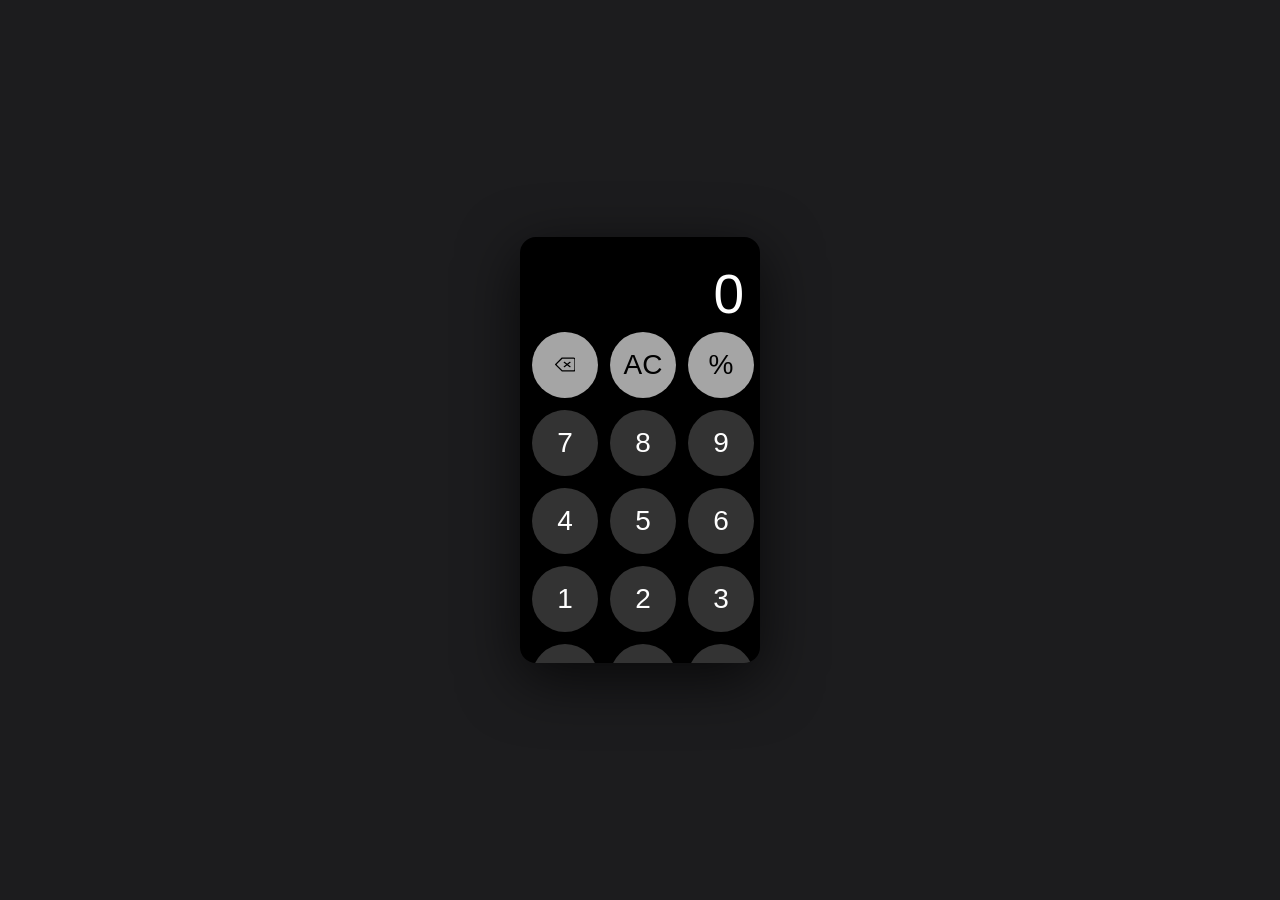
<file: index.html>
<!DOCTYPE html>
<html lang="en">
<head>
    <meta charset="UTF-8">
    <meta name="viewport" content="width=device-width, initial-scale=1.0, maximum-scale=1.0, user-scalable=no">
    <title>Calculator</title>
    <link rel="icon" type="image/png" href="favicon.png">
    <link rel="icon" type="image/svg+xml" href="favicon.svg">
    <link rel="apple-touch-icon" href="favicon.png">
    <link rel="stylesheet" href="style.css">
</head>
<body>
    <div class="calc">

        <!-- Display -->
        <div class="display-area">
            <div class="display" id="screen">0</div>
        </div>

        <!-- Button grid -->
        <div class="grid">
            <!-- Row 1 -->
            <button class="gray icon-btn" id="backspace-btn" onclick="handleBackspace()" aria-label="Backspace">
                <svg width="26" height="19" viewBox="0 0 28 20" fill="none">
                    <path d="M10 1L1 10l9 9h16a2 2 0 0 0 2-2V3a2 2 0 0 0-2-2H10z" stroke="black" stroke-width="1.8" fill="none"/>
                    <line x1="13" y1="7" x2="21" y2="13" stroke="black" stroke-width="1.8" stroke-linecap="round"/>
                    <line x1="21" y1="7" x2="13" y2="13" stroke="black" stroke-width="1.8" stroke-linecap="round"/>
                </svg>
            </button>
            <button class="gray" id="clear-btn" onclick="handleClear()">AC</button>
            <button class="gray" onclick="applyPercent()">%</button>
            <button class="orange op-btn" id="op-divide" onclick="setOp('÷')">÷</button>

            <!-- Row 2 -->
            <button class="dark" onclick="pressNum('7')">7</button>
            <button class="dark" onclick="pressNum('8')">8</button>
            <button class="dark" onclick="pressNum('9')">9</button>
            <button class="orange op-btn" id="op-multiply" onclick="setOp('×')">×</button>

            <!-- Row 3 -->
            <button class="dark" onclick="pressNum('4')">4</button>
            <button class="dark" onclick="pressNum('5')">5</button>
            <button class="dark" onclick="pressNum('6')">6</button>
            <button class="orange op-btn" id="op-subtract" onclick="setOp('−')">−</button>

            <!-- Row 4 -->
            <button class="dark" onclick="pressNum('1')">1</button>
            <button class="dark" onclick="pressNum('2')">2</button>
            <button class="dark" onclick="pressNum('3')">3</button>
            <button class="orange op-btn" id="op-add" onclick="setOp('+')">+</button>

            <!-- Row 5 -->
            <button class="dark" onclick="toggleSign()">+/−</button>
            <button class="dark" onclick="pressNum('0')">0</button>
            <button class="dark" onclick="pressNum('.')">.</button>
            <button class="orange op-btn" id="equal-btn" onclick="passThroughEqual()">=</button>
        </div>

        <div class="home-indicator"></div>
    </div>

    <script src="script.js"></script>
</body>
</html>
</file>
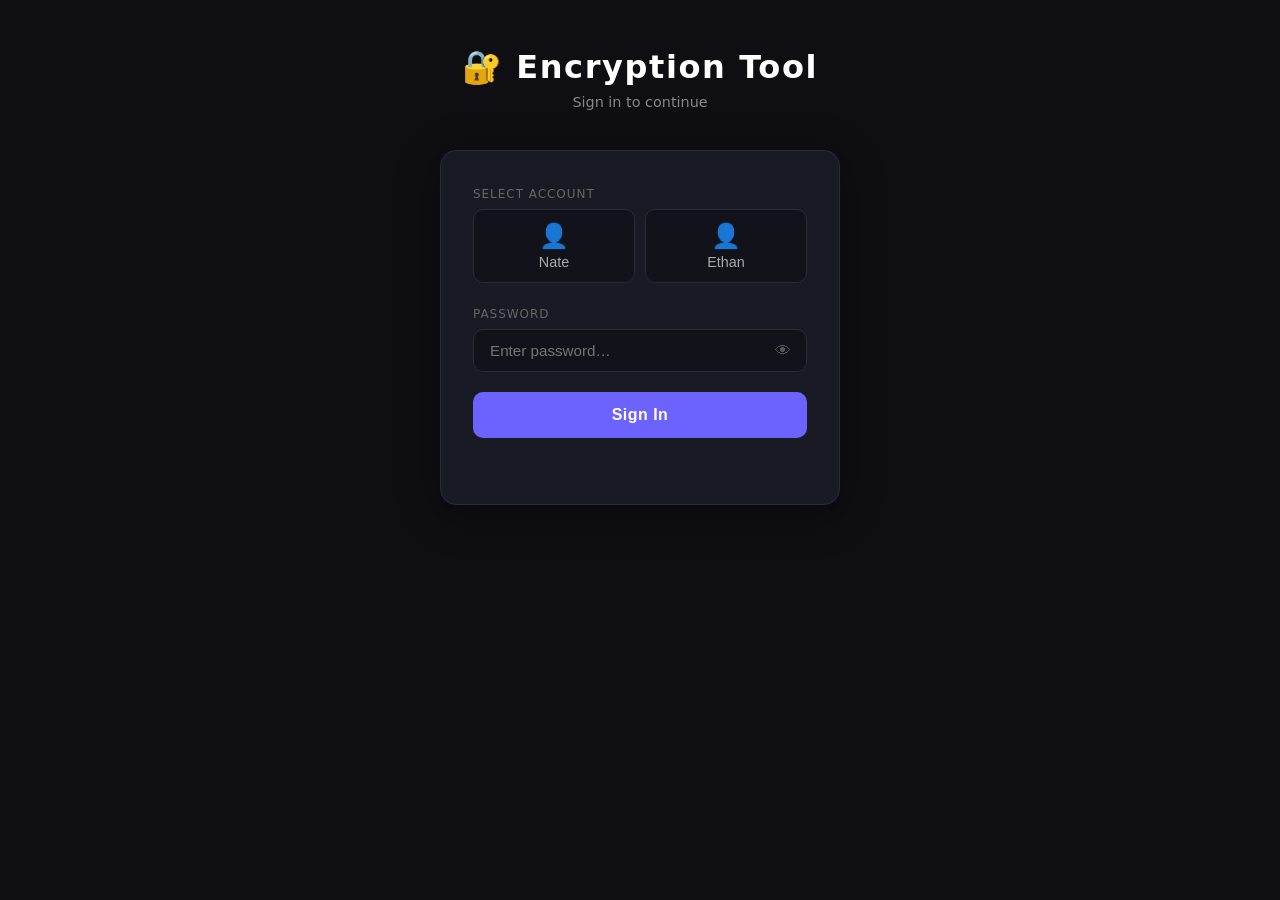
<file: encryption/index.html>
<!DOCTYPE html>
<html lang="en">
<head>
  <meta charset="UTF-8" />
  <meta name="viewport" content="width=device-width, initial-scale=1.0" />
  <title>Encryption Tool</title>
  <style>
    * { box-sizing: border-box; margin: 0; padding: 0; }

    body {
      font-family: 'Segoe UI', system-ui, sans-serif;
      background: #0f0f13;
      color: #e0e0e0;
      min-height: 100vh;
      display: flex;
      flex-direction: column;
      align-items: center;
      padding: 48px 16px;
    }

    h1 {
      font-size: 2rem;
      font-weight: 700;
      letter-spacing: 0.05em;
      color: #fff;
      margin-bottom: 8px;
    }
    .subtitle {
      color: #888;
      font-size: 0.9rem;
      margin-bottom: 40px;
    }

    .card {
      background: #1a1a24;
      border: 1px solid #2a2a38;
      border-radius: 16px;
      padding: 32px;
      width: 100%;
      max-width: 600px;
      box-shadow: 0 8px 40px rgba(0,0,0,0.4);
    }

    .field-label {
      font-size: 0.75rem;
      text-transform: uppercase;
      letter-spacing: 0.08em;
      color: #666;
      margin-bottom: 8px;
    }

    /* ── Shared input styles ── */
    input[type="text"],
    input[type="password"] {
      width: 100%;
      padding: 12px 16px;
      background: #12121a;
      border: 1px solid #2a2a38;
      border-radius: 10px;
      color: #e0e0e0;
      font-size: 0.95rem;
      transition: border-color 0.2s;
    }
    input:focus { outline: none; border-color: #6c63ff; }

    select {
      width: 100%;
      padding: 12px 16px;
      background: #12121a;
      border: 1px solid #2a2a38;
      border-radius: 10px;
      color: #e0e0e0;
      font-size: 0.95rem;
      appearance: none;
      background-image: url("data:image/svg+xml,%3Csvg xmlns='http://www.w3.org/2000/svg' width='12' height='12' viewBox='0 0 12 12'%3E%3Cpath fill='%23888' d='M6 8L1 3h10z'/%3E%3C/svg%3E");
      background-repeat: no-repeat;
      background-position: right 14px center;
      cursor: pointer;
      margin-bottom: 24px;
      transition: border-color 0.2s;
    }
    select:focus { outline: none; border-color: #6c63ff; }

    /* ── Generic button ── */
    .btn {
      width: 100%;
      padding: 14px;
      background: #6c63ff;
      color: #fff;
      font-size: 1rem;
      font-weight: 600;
      border: none;
      border-radius: 10px;
      cursor: pointer;
      letter-spacing: 0.03em;
      transition: background 0.2s, transform 0.1s;
      position: relative;
    }
    .btn:hover { background: #574fd6; }
    .btn:active { transform: scale(0.98); }
    .btn:disabled { background: #3a3a52; cursor: not-allowed; }

    /* ── Login page ── */
    #loginPage { width: 100%; max-width: 400px; }
    #loginPage h1 { text-align: center; }
    #loginPage .subtitle { text-align: center; }

    .login-card {
      background: #1a1a24;
      border: 1px solid #2a2a38;
      border-radius: 16px;
      padding: 36px 32px;
      width: 100%;
      box-shadow: 0 8px 40px rgba(0,0,0,0.4);
    }

    .login-field { margin-bottom: 20px; }

    .user-select-grid {
      display: grid;
      grid-template-columns: 1fr 1fr;
      gap: 10px;
      margin-bottom: 24px;
    }

    .user-btn {
      padding: 12px;
      background: #12121a;
      border: 1.5px solid #2a2a38;
      border-radius: 10px;
      color: #aaa;
      font-size: 0.9rem;
      font-weight: 500;
      cursor: pointer;
      transition: border-color 0.2s, color 0.2s, background 0.2s;
      text-align: center;
    }
    .user-btn:hover { border-color: #6c63ff; color: #e0e0e0; }
    .user-btn.selected {
      border-color: #6c63ff;
      background: #1e1b38;
      color: #fff;
    }

    .user-avatar {
      font-size: 1.5rem;
      display: block;
      margin-bottom: 4px;
    }

    .pw-wrap {
      position: relative;
      display: flex;
      align-items: center;
    }
    .pw-wrap input { padding-right: 44px; }
    .eye-btn {
      position: absolute;
      right: 12px;
      background: none;
      border: none;
      color: #555;
      cursor: pointer;
      font-size: 1rem;
      padding: 4px;
      transition: color 0.2s;
      line-height: 1;
    }
    .eye-btn:hover { color: #a78bfa; }

    .login-error {
      color: #f87171;
      font-size: 0.82rem;
      margin-top: 12px;
      text-align: center;
      min-height: 18px;
    }

    /* welcome chip shown in app */
    .welcome-bar {
      display: flex;
      align-items: center;
      justify-content: space-between;
      background: #12121a;
      border: 1px solid #2a2a38;
      border-radius: 10px;
      padding: 10px 16px;
      margin-bottom: 28px;
      font-size: 0.85rem;
      color: #aaa;
    }
    .welcome-bar strong { color: #e0e0e0; }
    .logout-btn {
      background: none;
      border: 1px solid #3a3a52;
      color: #666;
      padding: 4px 10px;
      border-radius: 6px;
      font-size: 0.75rem;
      cursor: pointer;
      transition: border-color 0.2s, color 0.2s;
    }
    .logout-btn:hover { border-color: #f87171; color: #f87171; }

    /* ── Toggle ── */
    .toggle-row {
      display: flex;
      align-items: center;
      gap: 14px;
      margin-bottom: 28px;
    }
    .toggle-label {
      font-size: 0.95rem;
      font-weight: 500;
      color: #aaa;
      transition: color 0.2s;
      min-width: 60px;
    }
    .toggle-label.active { color: #fff; }

    .toggle-wrap {
      position: relative;
      width: 56px;
      height: 30px;
      flex-shrink: 0;
    }
    .toggle-wrap input { opacity: 0; width: 0; height: 0; position: absolute; }
    .toggle-track {
      position: absolute;
      inset: 0;
      background: #2a2a38;
      border-radius: 999px;
      border: 1.5px solid #3a3a52;
      cursor: pointer;
      transition: background 0.25s, border-color 0.25s;
    }
    .toggle-thumb {
      position: absolute;
      top: 3px; left: 3px;
      width: 22px; height: 22px;
      background: #6c63ff;
      border-radius: 50%;
      transition: transform 0.25s cubic-bezier(.4,0,.2,1), background 0.25s;
      box-shadow: 0 2px 6px rgba(108,99,255,0.4);
    }
    .toggle-wrap input:checked ~ .toggle-track { background: #2a2a38; border-color: #6c63ff; }
    .toggle-wrap input:checked ~ .toggle-thumb { transform: translateX(26px); background: #a78bfa; }

    /* ── Key / Password field ── */
    .key-field { margin-bottom: 20px; }
    .password-input-wrap {
      position: relative;
      display: flex;
      align-items: center;
    }
    .password-input-wrap input { padding-right: 44px; }
    .key-hint { font-size: 0.75rem; color: #555; margin-top: 6px; }

    /* ── Strength meter ── */
    .strength-wrap { margin-top: 10px; }
    .strength-bars { display: flex; gap: 5px; margin-bottom: 5px; }
    .strength-bar {
      flex: 1;
      height: 4px;
      border-radius: 2px;
      background: #2a2a38;
      transition: background 0.3s;
    }
    .strength-label { font-size: 0.72rem; letter-spacing: 0.05em; color: #555; transition: color 0.3s; }
    .s1 .strength-bar:nth-child(1)        { background: #f87171; }
    .s2 .strength-bar:nth-child(-n+2)     { background: #fb923c; }
    .s3 .strength-bar:nth-child(-n+3)     { background: #facc15; }
    .s4 .strength-bar:nth-child(-n+4)     { background: #4ade80; }
    .s5 .strength-bar                     { background: #6c63ff; }
    .s1 .strength-label { color: #f87171; }
    .s2 .strength-label { color: #fb923c; }
    .s3 .strength-label { color: #facc15; }
    .s4 .strength-label { color: #4ade80; }
    .s5 .strength-label { color: #a78bfa; }

    /* ── Textarea ── */
    textarea {
      width: 100%;
      padding: 14px 16px;
      background: #12121a;
      border: 1px solid #2a2a38;
      border-radius: 10px;
      color: #e0e0e0;
      font-size: 0.95rem;
      font-family: 'Courier New', monospace;
      resize: vertical;
      min-height: 120px;
      transition: border-color 0.2s;
      margin-bottom: 20px;
    }
    textarea:focus { outline: none; border-color: #6c63ff; }

    /* ── AES badge ── */
    .aes-badge {
      display: inline-flex;
      align-items: center;
      gap: 6px;
      background: #12121a;
      border: 1px solid #2a2a38;
      border-radius: 8px;
      padding: 6px 12px;
      font-size: 0.75rem;
      color: #a78bfa;
      margin-bottom: 20px;
    }
    .aes-badge span { color: #555; }

    /* ── Run button ── */
    button#runBtn {
      width: 100%;
      padding: 14px;
      background: #6c63ff;
      color: #fff;
      font-size: 1rem;
      font-weight: 600;
      border: none;
      border-radius: 10px;
      cursor: pointer;
      letter-spacing: 0.03em;
      transition: background 0.2s, transform 0.1s;
      position: relative;
    }
    button#runBtn:hover { background: #574fd6; }
    button#runBtn:active { transform: scale(0.98); }
    button#runBtn:disabled { background: #3a3a52; cursor: not-allowed; }

    button#guestDecryptBtn {
      width: 100%;
      padding: 14px;
      background: #6c63ff;
      color: #fff;
      font-size: 1rem;
      font-weight: 600;
      border: none;
      border-radius: 10px;
      cursor: pointer;
      letter-spacing: 0.03em;
      transition: background 0.2s, transform 0.1s;
      position: relative;
    }
    button#guestDecryptBtn:hover { background: #574fd6; }
    button#guestDecryptBtn:active { transform: scale(0.98); }
    button#guestDecryptBtn:disabled { background: #3a3a52; cursor: not-allowed; }
    button#guestDecryptBtn.loading .spinner { display: block; }

    .spinner {
      display: none;
      width: 16px; height: 16px;
      border: 2px solid rgba(255,255,255,0.3);
      border-top-color: #fff;
      border-radius: 50%;
      animation: spin 0.6s linear infinite;
      position: absolute;
      right: 18px;
      top: 50%;
      transform: translateY(-50%);
    }
    button#runBtn.loading .spinner { display: block; }
    .btn.loading .spinner { display: block; }
    @keyframes spin { to { transform: translateY(-50%) rotate(360deg); } }

    /* ── Output ── */
    .output-wrap { margin-top: 24px; position: relative; }
    .output-box {
      width: 100%;
      padding: 14px 16px;
      background: #0d0d15;
      border: 1px solid #2a2a38;
      border-radius: 10px;
      color: #a78bfa;
      font-family: 'Courier New', monospace;
      font-size: 0.9rem;
      min-height: 80px;
      word-break: break-all;
      white-space: pre-wrap;
      line-height: 1.6;
    }
    .output-actions {
      position: absolute;
      top: 10px; right: 10px;
      display: flex;
      gap: 6px;
    }
    .copy-btn, .link-btn {
      background: #2a2a38;
      border: none;
      color: #888;
      padding: 5px 10px;
      border-radius: 6px;
      font-size: 0.75rem;
      cursor: pointer;
      transition: background 0.2s, color 0.2s;
      white-space: nowrap;
    }
    .copy-btn:hover { background: #3a3a52; color: #e0e0e0; }
    .link-btn { display: none; }
    .link-btn:hover { background: #3a3a52; color: #a78bfa; }

    /* ── Inbound banner (shown when URL has ciphertext) ── */
    .inbound-banner {
      display: none;
      background: #1a1f2e;
      border: 1px solid #2a3a5a;
      border-radius: 10px;
      padding: 12px 16px;
      margin-bottom: 20px;
      font-size: 0.85rem;
      color: #7aa2d4;
      align-items: center;
      gap: 10px;
    }
    .inbound-banner.visible { display: flex; }
    .inbound-banner strong { color: #a8c8f0; }

    /* ── Self-destruct countdown ── */
    .destruct-bar-wrap {
      margin-top: 12px;
      display: none;
    }
    .destruct-bar-wrap.visible { display: block; }
    .destruct-bar-track {
      width: 100%;
      height: 3px;
      background: #2a2a38;
      border-radius: 2px;
      overflow: hidden;
    }
    .destruct-bar-fill {
      height: 100%;
      background: #f87171;
      border-radius: 2px;
      transition: width 1s linear;
    }
    .destruct-label {
      font-size: 0.72rem;
      color: #f87171;
      margin-top: 5px;
      letter-spacing: 0.04em;
    }

    /* ── Expired message ── */
    .expired-box {
      display: none;
      background: #1a0f0f;
      border: 1px solid #5a2a2a;
      border-radius: 10px;
      padding: 24px;
      text-align: center;
      color: #f87171;
      margin-bottom: 20px;
    }
    .expired-box.visible { display: block; }
    .expired-box .expired-icon { font-size: 2rem; margin-bottom: 8px; }
    .expired-box p { font-size: 0.9rem; color: #888; margin-top: 6px; }

    /* ── Register page ── */
    .reg-card {
      background: #1a1a24;
      border: 1px solid #2a2a38;
      border-radius: 16px;
      padding: 36px 32px;
      width: 100%;
      max-width: 480px;
      box-shadow: 0 8px 40px rgba(0,0,0,0.4);
      text-align: center;
    }
    .reg-step {
      display: flex;
      align-items: flex-start;
      gap: 14px;
      background: #12121a;
      border: 1px solid #2a2a38;
      border-radius: 10px;
      padding: 14px 16px;
      margin-bottom: 12px;
      text-align: left;
    }
    .reg-step-num {
      background: #6c63ff;
      color: #fff;
      font-size: 0.75rem;
      font-weight: 700;
      width: 22px;
      height: 22px;
      border-radius: 50%;
      display: flex;
      align-items: center;
      justify-content: center;
      flex-shrink: 0;
      margin-top: 1px;
    }
    .reg-step p { font-size: 0.85rem; color: #aaa; line-height: 1.5; margin: 0; }
    .reg-step strong { color: #e0e0e0; }

    .cred-display {
      display: none;
      margin-top: 20px;
      background: #0d0d15;
      border: 1px solid #4ade80;
      border-radius: 10px;
      padding: 16px;
    }
    .cred-display.visible { display: block; }
    .cred-display .cred-label {
      font-size: 0.72rem;
      text-transform: uppercase;
      letter-spacing: 0.08em;
      color: #4ade80;
      margin-bottom: 8px;
    }
    .cred-id-box {
      font-family: 'Courier New', monospace;
      font-size: 0.78rem;
      color: #a78bfa;
      word-break: break-all;
      line-height: 1.6;
      margin-bottom: 12px;
    }
    .reg-error { color: #f87171; font-size: 0.82rem; margin-top: 12px; min-height: 18px; }
    .biometric-gate {
      text-align: center;
      padding: 16px 0 24px;
    }
    .biometric-gate .bio-icon { font-size: 3rem; margin-bottom: 12px; }
    .biometric-gate p { color: #888; font-size: 0.88rem; margin-bottom: 20px; line-height: 1.5; }
    .biometric-gate .bio-error { color: #f87171; font-size: 0.82rem; margin-top: 12px; min-height: 18px; }

    .bio-setup-banner {
      background: #1a1f2e;
      border: 1px solid #2a3a5a;
      border-radius: 10px;
      padding: 14px 16px;
      margin-bottom: 20px;
      font-size: 0.82rem;
      color: #7aa2d4;
      display: none;
    }
    .bio-setup-banner.visible { display: block; }
    .bio-setup-banner strong { color: #a8c8f0; display: block; margin-bottom: 4px; }

    /* ── Page visibility ── */
    .page { display: none; flex-direction: column; align-items: center; width: 100%; }
    .page.active { display: flex; }

    .error { color: #f87171; font-size: 0.85rem; margin-top: 10px; }
    .divider { border: none; border-top: 1px solid #2a2a38; margin: 24px 0; }
  </style>
</head>
<body>

  <!-- ═══════════════════════════════════════════
       LOGIN PAGE
  ════════════════════════════════════════════ -->
  <div class="page active" id="loginPage">
    <h1>🔐 Encryption Tool</h1>
    <p class="subtitle">Sign in to continue</p>

    <div class="login-card">

      <div class="field-label">Select Account</div>
      <div class="user-select-grid">
        <button class="user-btn" id="btnNate" onclick="selectUser('Nate')" aria-pressed="false">
          <span class="user-avatar">👤</span>Nate
        </button>
        <button class="user-btn" id="btnEthan" onclick="selectUser('Ethan')" aria-pressed="false">
          <span class="user-avatar">👤</span>Ethan
        </button>
      </div>

      <div class="login-field">
        <div class="field-label">Password</div>
        <div class="pw-wrap">
          <input type="password" id="loginPw" placeholder="Enter password…"
                 onkeydown="if(event.key==='Enter') doLogin()" autocomplete="current-password" />
          <button class="eye-btn" onclick="toggleLoginEye()" aria-label="Toggle password visibility">👁</button>
        </div>
      </div>

      <button class="btn" onclick="doLogin()">Sign In</button>
      <div class="login-error" id="loginError"></div>

    </div>
  </div>

  <!-- ═══════════════════════════════════════════
       APP PAGE  (logged-in users)
  ════════════════════════════════════════════ -->
  <div class="page" id="appPage">
    <h1>🔐 Encryption Tool</h1>
    <p class="subtitle">Encrypt and decrypt text using classic and modern ciphers</p>

    <div class="card">

      <!-- Welcome bar -->
      <div class="welcome-bar">
        <span id="welcomeText">Signed in as <strong id="welcomeName"></strong></span>
        <button class="logout-btn" onclick="logout()">Sign out</button>
      </div>

      <!-- Cipher selector -->
      <div class="field-label">Cipher</div>
      <select id="cipherSelect" onchange="updateKeyHint()">
        <option value="aes256">AES-256 (GCM)</option>
        <option value="caesar">Caesar Cipher</option>
        <option value="rot13">ROT13</option>
        <option value="vigenere">Vigenère Cipher</option>
        <option value="atbash">Atbash Cipher</option>
        <option value="base64">Base64</option>
        <option value="morse">Morse Code</option>
      </select>

      <!-- Encrypt / Decrypt toggle -->
      <div class="toggle-row">
        <span class="toggle-label active" id="labelEncrypt">Encrypt</span>
        <label class="toggle-wrap">
          <input type="checkbox" id="modeToggle" onchange="updateMode()" />
          <div class="toggle-track"></div>
          <div class="toggle-thumb"></div>
        </label>
        <span class="toggle-label" id="labelDecrypt">Decrypt</span>
      </div>

      <!-- AES Key / cipher key input -->
      <div class="key-field" id="keyField">
        <div class="field-label" id="keyFieldLabel">Password</div>
        <div class="password-input-wrap">
          <input type="password" id="keyInput" placeholder="Enter password…" oninput="onPasswordInput()" />
          <button class="eye-btn" onclick="toggleKeyEye()" aria-label="Toggle password visibility">👁</button>
        </div>
        <div class="strength-wrap" id="strengthWrap" style="display:none">
          <div class="strength-bars" id="strengthBars">
            <div class="strength-bar"></div>
            <div class="strength-bar"></div>
            <div class="strength-bar"></div>
            <div class="strength-bar"></div>
            <div class="strength-bar"></div>
          </div>
          <div class="strength-label" id="strengthLabel">Enter a password</div>
        </div>
        <div class="key-hint" id="keyHint">Password is hashed into a 256-bit key via PBKDF2</div>
      </div>

      <!-- Inbound shared message banner -->
      <div class="inbound-banner" id="inboundBanner">
        <span>📨</span>
        <span><strong>Shared message detected.</strong> Ciphertext pre-filled — enter the password and decrypt.</span>
      </div>

      <div class="aes-badge" id="aesBadge">
        🔑 AES-256-GCM &nbsp;<span>·</span>&nbsp; PBKDF2 key derivation &nbsp;<span>·</span>&nbsp; 100,000 iterations
      </div>

      <div class="field-label">Input Text</div>
      <textarea id="inputText" placeholder="Type your message here…"></textarea>

      <button id="runBtn" onclick="run()">
        Encrypt
        <div class="spinner"></div>
      </button>

      <hr class="divider" />

      <div class="field-label">Output</div>
      <div class="output-wrap">
        <div class="output-box" id="outputBox">—</div>
        <div class="output-actions">
          <button class="link-btn" id="linkBtn" onclick="copyLink()">🔗 Copy Link</button>
          <button class="copy-btn" onclick="copyOutput()">Copy</button>
        </div>
      </div>
      <div class="error" id="errorMsg"></div>

    </div>
  </div>

  <!-- ═══════════════════════════════════════════
       GUEST PAGE  (inbound shared link)
  ════════════════════════════════════════════ -->
  <div class="page" id="guestPage">
    <h1>🔐 Encryption Tool</h1>
    <p class="subtitle">You received an encrypted message</p>

    <div class="card">

      <div class="welcome-bar">
        <span>📨 Encrypted message</span>
        <button class="logout-btn" onclick="logout()">Sign in</button>
      </div>

      <!-- Expired message (shown if link is too old) -->
      <div class="expired-box" id="expiredBox">
        <div class="expired-icon">💀</div>
        <strong>This message has expired.</strong>
        <p>Shared links are valid for 3 hours only.</p>
      </div>

      <!-- Biometric gate (shown before content) -->
      <div id="bioGate">
        <div class="biometric-gate">
          <div class="bio-icon">🔒</div>
          <p>Verify your identity to read this message.<br>Face ID or Touch ID required.</p>
          <button class="btn" id="bioBtn" onclick="requestBiometric()">
            Verify Identity
          </button>
          <div class="bio-error" id="bioError"></div>
        </div>
      </div>

      <div id="guestActiveContent" style="display:none">
        <div class="field-label">Encrypted Message</div>
        <textarea id="guestCiphertext" readonly
          style="color:#555; cursor:default; margin-bottom:20px;"
          placeholder="No ciphertext found…"></textarea>

        <button id="guestDecryptBtn" onclick="guestDecrypt()">
          Decrypt Message
          <div class="spinner"></div>
        </button>

        <hr class="divider" />

        <div class="field-label">Decrypted Output</div>
        <div class="output-wrap">
          <div class="output-box" id="guestOutputBox" style="color:#4ade80;">—</div>
          <button class="copy-btn" id="guestCopyBtn" onclick="copyGuestOutput()">Copy</button>
        </div>
        <div class="error" id="guestErrorMsg"></div>

        <!-- Self-destruct countdown bar -->
        <div class="destruct-bar-wrap" id="destructWrap">
          <div class="destruct-bar-track">
            <div class="destruct-bar-fill" id="destructFill"></div>
          </div>
          <div class="destruct-label" id="destructLabel">Message clears in 10s — copy now</div>
        </div>

        <!-- Reply prompt — shown after decrypt -->
        <div id="replySection" style="display:none">
          <hr class="divider" />
          <button id="replyAsBtn" class="btn"
                  style="background:#1e1b38; border:1px solid #6c63ff; color:#a78bfa; font-size:0.9rem;"
                  onclick="goReply()">
            ↩ Reply as <span id="replyAsName"></span>
          </button>
        </div>

      </div>

    </div>
  </div>

  <!-- ═══════════════════════════════════════════
       REGISTER PAGE  (#register)
  ════════════════════════════════════════════ -->
  <div class="page" id="registerPage">
    <h1>🔐 Encryption Tool</h1>
    <p class="subtitle">Device registration</p>

    <div class="reg-card">

      <div style="font-size:2.5rem; margin-bottom:12px;">🪪</div>
      <p style="color:#aaa; font-size:0.88rem; margin-bottom:24px; line-height:1.6;">
        Register this device so it can open encrypted messages.<br>
        After registering, send your Credential ID to Nate to be added to the allowlist.
      </p>

      <div class="reg-step">
        <div class="reg-step-num">1</div>
        <p><strong>Click Register below.</strong> Your browser will prompt for Face ID or Touch ID.</p>
      </div>
      <div class="reg-step">
        <div class="reg-step-num">2</div>
        <p><strong>Copy your Credential ID</strong> that appears after registering.</p>
      </div>
      <div class="reg-step">
        <div class="reg-step-num">3</div>
        <p><strong>Send it to Nate.</strong> He'll add it to the allowlist and redeploy.</p>
      </div>

      <button class="btn" id="regBtn" onclick="registerDevice()" style="margin-top: 20px; position:relative;">
        Register This Device
        <div class="spinner"></div>
      </button>

      <div class="reg-error" id="regError"></div>

      <!-- Credential ID display (shown after successful registration) -->
      <div class="cred-display" id="credDisplay">
        <div class="cred-label">✓ Registered — Your Credential ID</div>
        <div class="cred-id-box" id="credIdBox"></div>
        <button class="btn" onclick="copyCredId()" style="font-size:0.85rem; padding:10px;">
          Copy Credential ID
        </button>
        <p style="color:#555; font-size:0.78rem; margin-top:12px;">
          Send this to Nate. Once he adds it and redeploys, this device can open messages.
        </p>
      </div>

    </div>
  </div>

  <script>
  // ══════════════════════════════════════════════════════
  //  ACCOUNTS  (passwords stored as SHA-256 hashes only)
  //  Source code never contains the real passwords.
  // ══════════════════════════════════════════════════════
  const ACCOUNTS = {
    Nate:  'ee5ced44902dcf8e3ee16199d363f33a331d977a4891c7e7cc221ef00d8a74c7',
    Ethan: '5e6002f07562e2ace1cf9e468c94c1b4f32b80bbf5cd8f654be211b64ad6dcc9',
  };

  // Default AES password — pre-filled for both accounts on login
  const DEFAULT_AES_PW = 'UEHcc&ZR7@MmjQfuu#Zr';

  let selectedUser = null;
  let currentUser  = null;

  // ── SHA-256 via Web Crypto ──
  async function sha256(str) {
    const buf = await crypto.subtle.digest('SHA-256', new TextEncoder().encode(str));
    return Array.from(new Uint8Array(buf)).map(b => b.toString(16).padStart(2, '0')).join('');
  }

  // ── User selection ──
  function selectUser(name) {
    selectedUser = name;
    document.getElementById('btnNate').classList.toggle('selected',  name === 'Nate');
    document.getElementById('btnEthan').classList.toggle('selected', name === 'Ethan');
    document.getElementById('btnNate').setAttribute('aria-pressed',  name === 'Nate');
    document.getElementById('btnEthan').setAttribute('aria-pressed', name === 'Ethan');
    document.getElementById('loginPw').value = '';
    document.getElementById('loginError').textContent = '';
    document.getElementById('loginPw').focus();
  }

  // ── Login ──
  async function doLogin() {
    const pw  = document.getElementById('loginPw').value;
    const err = document.getElementById('loginError');
    if (!selectedUser) { err.textContent = 'Please select an account.'; return; }
    if (!pw) { err.textContent = 'Please enter your password.'; return; }

    const hash = await sha256(pw);
    if (hash === ACCOUNTS[selectedUser]) {
      currentUser = selectedUser;
      document.getElementById('welcomeName').textContent = currentUser;
      document.getElementById('welcomeText').firstChild.textContent = 'Signed in as ';
      document.getElementById('loginPw').value = '';
      err.textContent = '';
      showPage('appPage');
      updateKeyHint();
      // Pre-fill the default AES password
      document.getElementById('keyInput').value = DEFAULT_AES_PW;
      updateStrengthMeter();
      // Apply any inbound shared link
      applyInboundLink();
    } else {
      err.textContent = 'Incorrect password. Try again.';
      document.getElementById('loginPw').select();
    }
  }

  // ── Logout ──
  function logout() {
    currentUser  = null;
    selectedUser = null;
    // deselect both buttons
    document.getElementById('btnNate').classList.remove('selected');
    document.getElementById('btnEthan').classList.remove('selected');
    document.getElementById('btnNate').setAttribute('aria-pressed', 'false');
    document.getElementById('btnEthan').setAttribute('aria-pressed', 'false');
    document.getElementById('loginPw').value = '';
    document.getElementById('loginError').textContent = '';
    // reset app state
    document.getElementById('inputText').value = '';
    document.getElementById('outputBox').textContent = '—';
    document.getElementById('errorMsg').textContent  = '';
    document.getElementById('keyInput').value = '';  // clear default AES pw on logout
    document.getElementById('cipherSelect').value = 'aes256';
    document.getElementById('modeToggle').checked = false;
    document.getElementById('inboundBanner').classList.remove('visible');
    document.getElementById('linkBtn').style.display = 'none';
    updateMode();
    showPage('loginPage');
  }

  function showPage(id) {
    document.querySelectorAll('.page').forEach(p => p.classList.remove('active'));
    document.getElementById(id).classList.add('active');
  }

  function toggleLoginEye() {
    const inp = document.getElementById('loginPw');
    inp.type = inp.type === 'password' ? 'text' : 'password';
  }

  // ══════════════════════════════════════════════════════
  //  APP UI HELPERS
  // ══════════════════════════════════════════════════════
  function updateMode() {
    const isDecrypt = document.getElementById('modeToggle').checked;
    document.getElementById('labelEncrypt').classList.toggle('active', !isDecrypt);
    document.getElementById('labelDecrypt').classList.toggle('active', isDecrypt);
    document.getElementById('runBtn').childNodes[0].textContent = isDecrypt ? 'Decrypt' : 'Encrypt';
  }

  function updateKeyHint() {
    const cipher   = document.getElementById('cipherSelect').value;
    const keyField = document.getElementById('keyField');
    const hint     = document.getElementById('keyHint');
    const label    = document.getElementById('keyFieldLabel');
    const badge    = document.getElementById('aesBadge');
    const strength = document.getElementById('strengthWrap');
    const keyInput = document.getElementById('keyInput');

    const config = {
      aes256:   { label: 'AES Password', hint: 'Password is hashed into a 256-bit key via PBKDF2', show: true,  strength: true,  type: 'password' },
      caesar:   { label: 'Key',          hint: 'Shift amount (integer). Default: 3',               show: true,  strength: false, type: 'text'     },
      vigenere: { label: 'Key',          hint: 'Keyword (letters only, e.g. SECRET)',               show: true,  strength: false, type: 'text'     },
      rot13:    { label: '',             hint: '',                                                  show: false, strength: false, type: 'text'     },
      atbash:   { label: '',             hint: '',                                                  show: false, strength: false, type: 'text'     },
      base64:   { label: '',             hint: '',                                                  show: false, strength: false, type: 'text'     },
      morse:    { label: '',             hint: '',                                                  show: false, strength: false, type: 'text'     },
    };

    const c = config[cipher];
    keyField.style.display = c.show    ? 'block'        : 'none';
    strength.style.display = c.strength ? 'block'       : 'none';
    badge.style.display    = cipher === 'aes256' ? 'inline-flex' : 'none';
    label.textContent      = c.label;
    hint.textContent       = c.hint;
    keyInput.type          = c.type;
    if (!c.show) keyInput.value = '';
    updateStrengthMeter();
  }

  function toggleKeyEye() {
    const inp = document.getElementById('keyInput');
    inp.type = inp.type === 'password' ? 'text' : 'password';
  }

  function copyOutput() {
    const text = document.getElementById('outputBox').textContent;
    if (text && text !== '—') {
      navigator.clipboard.writeText(text).then(() => {
        const btn = document.querySelector('.copy-btn');
        btn.textContent = 'Copied!';
        setTimeout(() => btn.textContent = 'Copy', 1500);
      });
    }
  }

  // ══════════════════════════════════════════════════════
  //  SHARE LINK  (with 3-hour expiry timestamp)
  // ══════════════════════════════════════════════════════
  const LINK_TTL_MS = 3 * 60 * 60 * 1000; // 3 hours

  function copyLink() {
    const cipher  = document.getElementById('cipherSelect').value;
    const output  = document.getElementById('outputBox').textContent;
    if (!output || output === '—') return;

    const expires = Date.now() + LINK_TTL_MS;
    const hash = '#c=' + encodeURIComponent(output)
               + '&cipher=' + cipher
               + '&exp=' + expires
               + '&from=' + encodeURIComponent(currentUser);
    const url = window.location.origin + window.location.pathname + hash;

    navigator.clipboard.writeText(url).then(() => {
      const btn = document.getElementById('linkBtn');
      btn.textContent = '✓ Copied!';
      setTimeout(() => btn.textContent = '🔗 Copy Link', 1800);
    });
  }

  // Parse URL hash — store ciphertext, cipher, and expiry for guest page
  function checkInboundLink() {
    const hash = window.location.hash;
    if (!hash || !hash.includes('c=')) return;

    const params = new URLSearchParams(hash.slice(1));
    const cipher = params.get('cipher') || 'aes256';
    const ctext  = params.get('c');
    const exp    = parseInt(params.get('exp') || '0', 10);
    const from   = params.get('from') || null;
    if (!ctext) return;

    window._inboundCipher  = cipher;
    window._inboundCtext   = decodeURIComponent(ctext);
    window._inboundExpired = exp > 0 && Date.now() > exp;
    // Recipient is whoever is NOT the sender
    const knownUsers = Object.keys(ACCOUNTS);
    window._inboundReplyAs = from
      ? (knownUsers.find(u => u !== from) || null)
      : null;
  }

  function applyInboundLink() {
    if (!window._inboundCtext) return;

    document.getElementById('cipherSelect').value = window._inboundCipher || 'aes256';
    updateKeyHint();
    document.getElementById('modeToggle').checked = true;
    updateMode();
    document.getElementById('inputText').value = window._inboundCtext;
    document.getElementById('inboundBanner').classList.add('visible');

    window._inboundCtext   = null;
    window._inboundCipher  = null;
    window._inboundExpired = false;
    history.replaceState(null, '', window.location.pathname);
  }

  // ══════════════════════════════════════════════════════
  //  PASSWORD STRENGTH METER
  // ══════════════════════════════════════════════════════
  function onPasswordInput() {
    if (document.getElementById('cipherSelect').value === 'aes256') updateStrengthMeter();
  }

  function scorePassword(pw) {
    if (!pw) return { score: 0, label: 'Enter a password' };
    let score = 0;
    if (pw.length >= 8)  score++;
    if (pw.length >= 12) score++;
    if (/[A-Z]/.test(pw) && /[a-z]/.test(pw)) score++;
    if (/\d/.test(pw)) score++;
    if (/[^A-Za-z0-9]/.test(pw)) score++;
    const labels = ['', 'Very Weak', 'Weak', 'Fair', 'Strong', 'Very Strong'];
    return { score, label: labels[score] || 'Very Weak' };
  }

  function updateStrengthMeter() {
    const pw   = document.getElementById('keyInput').value;
    const wrap = document.getElementById('strengthWrap');
    const bars = document.getElementById('strengthBars');
    const lbl  = document.getElementById('strengthLabel');
    if (wrap.style.display === 'none') return;
    const { score, label } = scorePassword(pw);
    bars.className  = 'strength-bars' + (score ? ` s${score}` : '');
    lbl.textContent = label;
  }

  // ══════════════════════════════════════════════════════
  //  AES-256-GCM  (Web Crypto API)
  // ══════════════════════════════════════════════════════
  async function deriveKey(password, salt) {
    const enc = new TextEncoder();
    const km  = await crypto.subtle.importKey('raw', enc.encode(password), 'PBKDF2', false, ['deriveKey']);
    return crypto.subtle.deriveKey(
      { name: 'PBKDF2', salt, iterations: 100000, hash: 'SHA-256' },
      km,
      { name: 'AES-GCM', length: 256 },
      false,
      ['encrypt', 'decrypt']
    );
  }

  function toB64(buf) {
    return btoa(String.fromCharCode(...new Uint8Array(buf)))
      .replace(/\+/g, '-').replace(/\//g, '_').replace(/=/g, '');
  }
  function fromB64(str) {
    str = str.replace(/-/g, '+').replace(/_/g, '/');
    while (str.length % 4) str += '=';
    return Uint8Array.from(atob(str), c => c.charCodeAt(0));
  }

  async function aesEncrypt(plaintext, password) {
    const enc       = new TextEncoder();
    const salt      = crypto.getRandomValues(new Uint8Array(16));
    const iv        = crypto.getRandomValues(new Uint8Array(12));
    const key       = await deriveKey(password, salt);
    const cipherBuf = await crypto.subtle.encrypt({ name: 'AES-GCM', iv }, key, enc.encode(plaintext));
    const combined  = new Uint8Array(16 + 12 + cipherBuf.byteLength);
    combined.set(salt, 0);
    combined.set(iv, 16);
    combined.set(new Uint8Array(cipherBuf), 28);
    return toB64(combined.buffer);
  }

  async function aesDecrypt(ciphertext, password) {
    let combined;
    try { combined = fromB64(ciphertext.trim()); }
    catch { throw new Error('Invalid ciphertext format.'); }
    if (combined.length < 29) throw new Error('Ciphertext is too short.');
    const salt      = combined.slice(0, 16);
    const iv        = combined.slice(16, 28);
    const encrypted = combined.slice(28);
    const key       = await deriveKey(password, salt);
    let decBuf;
    try { decBuf = await crypto.subtle.decrypt({ name: 'AES-GCM', iv }, key, encrypted); }
    catch { throw new Error('Decryption failed — wrong password or corrupted data.'); }
    return new TextDecoder().decode(decBuf);
  }

  // ══════════════════════════════════════════════════════
  //  CLASSIC CIPHERS
  // ══════════════════════════════════════════════════════
  function caesarEncrypt(text, shift) {
    shift = ((shift % 26) + 26) % 26;
    return text.replace(/[a-zA-Z]/g, ch => {
      const base = ch >= 'a' ? 97 : 65;
      return String.fromCharCode(((ch.charCodeAt(0) - base + shift) % 26) + base);
    });
  }
  const caesarDecrypt = (t, s) => caesarEncrypt(t, -s);
  const rot13         = t => caesarEncrypt(t, 13);

  function vigenereEncrypt(text, key) {
    key = key.toUpperCase().replace(/[^A-Z]/g, '');
    if (!key) throw new Error('Key must contain at least one letter.');
    let ki = 0;
    return text.replace(/[a-zA-Z]/g, ch => {
      const base = ch >= 'a' ? 97 : 65;
      const s    = key.charCodeAt(ki++ % key.length) - 65;
      return String.fromCharCode(((ch.charCodeAt(0) - base + s) % 26) + base);
    });
  }
  function vigenereDecrypt(text, key) {
    key = key.toUpperCase().replace(/[^A-Z]/g, '');
    if (!key) throw new Error('Key must contain at least one letter.');
    let ki = 0;
    return text.replace(/[a-zA-Z]/g, ch => {
      const base = ch >= 'a' ? 97 : 65;
      const s    = key.charCodeAt(ki++ % key.length) - 65;
      return String.fromCharCode(((ch.charCodeAt(0) - base - s + 26) % 26) + base);
    });
  }

  const atbash = t => t.replace(/[a-zA-Z]/g, ch => {
    const base = ch >= 'a' ? 97 : 65;
    return String.fromCharCode(base + (25 - (ch.charCodeAt(0) - base)));
  });

  const base64Encrypt = t => btoa(unescape(encodeURIComponent(t)));
  function base64Decrypt(t) {
    try { return decodeURIComponent(escape(atob(t.trim()))); }
    catch { throw new Error('Invalid Base64 string.'); }
  }

  const MORSE_ENC = {
    A:'.-',B:'-...',C:'-.-.',D:'-..',E:'.',F:'..-.',G:'--.',H:'....',
    I:'..',J:'.---',K:'-.-',L:'.-..',M:'--',N:'-.',O:'---',P:'.--.',
    Q:'--.-',R:'.-.',S:'...',T:'-',U:'..-',V:'...-',W:'.--',X:'-..-',
    Y:'-.--',Z:'--..',
    '0':'-----','1':'.----','2':'..---','3':'...--','4':'....-',
    '5':'.....','6':'-....','7':'--...','8':'---..','9':'----.',
    '.':'.-.-.-',',':'--..--','?':'..--..','!':'-.-.--',' ':'/'
  };
  const MORSE_DEC = Object.fromEntries(Object.entries(MORSE_ENC).map(([k,v])=>[v,k]));

  function morseEncrypt(t) {
    return t.toUpperCase().split('').map(ch => {
      if (MORSE_ENC[ch] !== undefined) return MORSE_ENC[ch];
      throw new Error(`Character "${ch}" not supported in Morse.`);
    }).join(' ');
  }
  function morseDecrypt(t) {
    return t.trim().split(' ').map(code => {
      if (code === '/') return ' ';
      if (MORSE_DEC[code] !== undefined) return MORSE_DEC[code];
      throw new Error(`Unknown Morse sequence: "${code}"`);
    }).join('');
  }

  // ══════════════════════════════════════════════════════
  //  MAIN RUNNER
  // ══════════════════════════════════════════════════════
  async function run() {
    const cipher = document.getElementById('cipherSelect').value;
    const mode   = document.getElementById('modeToggle').checked ? 'decrypt' : 'encrypt';
    const key    = document.getElementById('keyInput').value;
    const input  = document.getElementById('inputText').value;
    const outBox = document.getElementById('outputBox');
    const errMsg = document.getElementById('errorMsg');
    const btn    = document.getElementById('runBtn');

    errMsg.textContent = '';
    outBox.textContent = '—';
    if (!input) { errMsg.textContent = 'Please enter some text.'; return; }

    btn.disabled = true;
    btn.classList.add('loading');

    try {
      let result = '';

      if (cipher === 'aes256') {
        if (!key) throw new Error('AES-256 requires a password.');
        result = mode === 'encrypt' ? await aesEncrypt(input, key) : await aesDecrypt(input, key);
      } else if (cipher === 'caesar') {
        const shift = key.trim() === '' ? 3 : parseInt(key.trim(), 10);
        if (isNaN(shift)) throw new Error('Caesar key must be an integer.');
        result = mode === 'encrypt' ? caesarEncrypt(input, shift) : caesarDecrypt(input, shift);
      } else if (cipher === 'rot13') {
        result = rot13(input);
      } else if (cipher === 'vigenere') {
        if (!key.trim()) throw new Error('Vigenère requires a keyword.');
        result = mode === 'encrypt' ? vigenereEncrypt(input, key) : vigenereDecrypt(input, key);
      } else if (cipher === 'atbash') {
        result = atbash(input);
      } else if (cipher === 'base64') {
        result = mode === 'encrypt' ? base64Encrypt(input) : base64Decrypt(input);
      } else if (cipher === 'morse') {
        result = mode === 'encrypt' ? morseEncrypt(input) : morseDecrypt(input);
      }

      outBox.textContent = result;

      // Show Copy Link button only after encryption (not decryption)
      const linkBtn = document.getElementById('linkBtn');
      if (mode === 'encrypt' && cipher === 'aes256' && result) {
        linkBtn.style.display = 'block';
      } else {
        linkBtn.style.display = 'none';
      }
    } catch (e) {
      errMsg.textContent = e.message;
    } finally {
      btn.disabled = false;
      btn.classList.remove('loading');
    }
  }

  document.addEventListener('keydown', e => {
    if ((e.ctrlKey || e.metaKey) && e.key === 'Enter') {
      if (currentUser) run();
    }
  });

  // ══════════════════════════════════════════════════════
  //  WEBAUTHN BIOMETRIC GATE
  // ══════════════════════════════════════════════════════
  const WEBAUTHN_RP_ID   = window.location.hostname || 'localhost';
  const WEBAUTHN_CRED_KEY = 'enc_tool_cred_id';

  function b64ToUint8(b64) {
    const bin = atob(b64.replace(/-/g,'+').replace(/_/g,'/'));
    return Uint8Array.from(bin, c => c.charCodeAt(0));
  }
  function uint8ToB64(buf) {
    return btoa(String.fromCharCode(...new Uint8Array(buf)))
      .replace(/\+/g,'-').replace(/\//g,'_').replace(/=/g,'');
  }

  async function requestBiometric() {
    const btn      = document.getElementById('bioBtn');
    const errEl    = document.getElementById('bioError');
    const banner   = document.getElementById('bioSetupBanner');
    errEl.textContent = '';
    btn.disabled = true;
    btn.textContent = 'Verifying…';

    try {
      if (!window.PublicKeyCredential) {
        throw new Error('WebAuthn not supported in this browser. Try Safari or Chrome on a modern device.');
      }

      const storedId = localStorage.getItem(WEBAUTHN_CRED_KEY);

      if (!storedId) {
        // ── First visit: REGISTER a passkey ──
        banner.classList.add('visible');
        const challenge  = crypto.getRandomValues(new Uint8Array(32));
        const userId     = crypto.getRandomValues(new Uint8Array(16));

        const cred = await navigator.credentials.create({
          publicKey: {
            challenge,
            rp:   { name: 'Encryption Tool', id: WEBAUTHN_RP_ID },
            user: { id: userId, name: 'guest', displayName: 'Guest' },
            pubKeyCredParams: [
              { type: 'public-key', alg: -7  }, // ES256
              { type: 'public-key', alg: -257 }, // RS256
            ],
            authenticatorSelection: {
              authenticatorAttachment: 'platform', // device biometric only
              userVerification: 'required',
            },
            timeout: 60000,
          }
        });

        localStorage.setItem(WEBAUTHN_CRED_KEY, uint8ToB64(cred.rawId));
        banner.classList.remove('visible');
        unlockGuestContent();

      } else {
        // ── Returning: AUTHENTICATE with existing passkey ──
        const challenge = crypto.getRandomValues(new Uint8Array(32));
        await navigator.credentials.get({
          publicKey: {
            challenge,
            rpId: WEBAUTHN_RP_ID,
            allowCredentials: [{
              type: 'public-key',
              id:   b64ToUint8(storedId),
              transports: ['internal'],
            }],
            userVerification: 'required',
            timeout: 60000,
          }
        });
        unlockGuestContent();
      }

    } catch (e) {
      if (e.name === 'NotAllowedError') {
        errEl.textContent = 'Biometric verification was cancelled or failed.';
      } else {
        errEl.textContent = e.message;
      }
      btn.disabled = false;
      btn.textContent = 'Verify Identity';
    }
  }

  function unlockGuestContent() {
    document.getElementById('bioGate').style.display = 'none';
    document.getElementById('guestActiveContent').style.display = 'block';
  }

  let _guestPlaintext = null; // kept briefly in memory for copy button after wipe

  async function guestDecrypt() {
    const ctext  = document.getElementById('guestCiphertext').value.trim();
    const outBox = document.getElementById('guestOutputBox');
    const errMsg = document.getElementById('guestErrorMsg');
    const btn    = document.getElementById('guestDecryptBtn');

    errMsg.textContent = '';
    outBox.textContent = '—';
    outBox.style.color = '#a78bfa';

    if (!ctext) { errMsg.textContent = 'No ciphertext to decrypt.'; return; }

    btn.disabled = true;
    btn.classList.add('loading');

    try {
      const result = await aesDecrypt(ctext, DEFAULT_AES_PW);
      _guestPlaintext = result;
      outBox.textContent = result;
      outBox.style.color = '#4ade80';

      // Disable decrypt button — message is shown
      btn.disabled = true;
      btn.textContent = 'Decrypted';

      // Show reply button
      showReplyButton();

      // Start self-destruct: 30s countdown
      startSelfDestruct(outBox);

    } catch (e) {
      errMsg.textContent = 'Decryption failed — this message may be corrupted or use a different key.';
      btn.disabled = false;
    } finally {
      btn.classList.remove('loading');
    }
  }

  function startSelfDestruct(outBox) {
    const wrap  = document.getElementById('destructWrap');
    const fill  = document.getElementById('destructFill');
    const label = document.getElementById('destructLabel');

    wrap.classList.add('visible');
    fill.style.transition = 'none';
    fill.style.width = '100%';

    // Force reflow so transition fires from 100% → 0% over 30s
    fill.getBoundingClientRect();
    fill.style.transition = 'width 30s linear';
    fill.style.width = '0%';

    let secs = 30;
    label.textContent = `Message clears in ${secs}s — copy now`;

    const ticker = setInterval(() => {
      secs--;
      if (secs > 0) {
        label.textContent = `Message clears in ${secs}s — copy now`;
      } else {
        clearInterval(ticker);

        // Wipe display
        outBox.textContent = '— message destroyed —';
        outBox.style.color = '#3a3a52';
        wrap.classList.remove('visible');

        // Keep plaintext in memory briefly for copy button (10s), then wipe it
        setTimeout(() => {
          // Overwrite the string in-place as best JS allows, then null
          if (_guestPlaintext) {
            try {
              // Replace each char with null byte equivalent in the variable
              _guestPlaintext = '\x00'.repeat(_guestPlaintext.length);
            } catch (_) {}
            _guestPlaintext = null;
          }
          const copyBtn = document.getElementById('guestCopyBtn');
          copyBtn.style.opacity = '0.3';
          copyBtn.style.pointerEvents = 'none';
        }, 10000);
      }
    }, 1000);
  }

  function copyGuestOutput() {
    const text = _guestPlaintext || document.getElementById('guestOutputBox').textContent;
    if (text && text !== '—' && text !== '— message destroyed —') {
      navigator.clipboard.writeText(text).then(() => {
        const btn = document.getElementById('guestCopyBtn');
        btn.textContent = 'Copied!';
        setTimeout(() => btn.textContent = 'Copy', 1500);
      });
    }
  }

  // Show the reply button after decrypt, and handle tapping it
  function showReplyButton() {
    const replyAs = window._guestReplyAs;
    const section = document.getElementById('replySection');
    const nameEl  = document.getElementById('replyAsName');
    if (replyAs) {
      nameEl.textContent = replyAs;
      section.style.display = 'block';
    }
  }

  function goReply() {
    const replyAs = window._guestReplyAs;
    // Go to login page with the reply account pre-selected
    showPage('loginPage');
    if (replyAs) selectUser(replyAs);
  }

  // Check for inbound shared link on page load — skip login if present
  checkInboundLink();

  // ── Route based on URL hash ──
  if (window.location.hash === '#register') {
    showPage('registerPage');
    history.replaceState(null, '', window.location.pathname + '#register');
  } else if (window._inboundCtext) {
    showPage('guestPage');

    if (window._inboundExpired) {
      document.getElementById('expiredBox').classList.add('visible');
      document.getElementById('guestActiveContent').style.display = 'none';
      document.getElementById('bioGate').style.display = 'none';
    } else {
      document.getElementById('guestCiphertext').value = window._inboundCtext;
      window._guestReplyAs = window._inboundReplyAs;
    }

    window._inboundCtext   = null;
    window._inboundCipher  = null;
    window._inboundExpired = false;
    window._inboundReplyAs = null;
    history.replaceState(null, '', window.location.pathname);
  }

  // ══════════════════════════════════════════════════════
  //  DEVICE REGISTRATION  (#register page)
  // ══════════════════════════════════════════════════════
  async function registerDevice() {
    const btn    = document.getElementById('regBtn');
    const errEl  = document.getElementById('regError');
    const display = document.getElementById('credDisplay');
    const idBox  = document.getElementById('credIdBox');

    errEl.textContent = '';
    btn.disabled = true;
    btn.classList.add('loading');

    try {
      if (!window.PublicKeyCredential) {
        throw new Error('WebAuthn not supported. Use Safari or Chrome on a modern device.');
      }

      const challenge = crypto.getRandomValues(new Uint8Array(32));
      const userId    = crypto.getRandomValues(new Uint8Array(16));

      const cred = await navigator.credentials.create({
        publicKey: {
          challenge,
          rp:   { name: 'Encryption Tool', id: WEBAUTHN_RP_ID },
          user: { id: userId, name: 'guest', displayName: 'Guest' },
          pubKeyCredParams: [
            { type: 'public-key', alg: -7   }, // ES256
            { type: 'public-key', alg: -257 }, // RS256
          ],
          authenticatorSelection: {
            authenticatorAttachment: 'platform',
            userVerification: 'required',
          },
          timeout: 60000,
        }
      });

      const credId = uint8ToB64(cred.rawId);
      localStorage.setItem(WEBAUTHN_CRED_KEY, credId);

      // Show the credential ID on screen
      idBox.textContent = credId;
      display.classList.add('visible');
      btn.textContent = '✓ Registered';

    } catch (e) {
      if (e.name === 'NotAllowedError') {
        errEl.textContent = 'Registration was cancelled. Try again.';
      } else {
        errEl.textContent = e.message;
      }
      btn.disabled = false;
      btn.classList.remove('loading');
      btn.textContent = 'Register This Device';
    }
  }

  function copyCredId() {
    const text = document.getElementById('credIdBox').textContent;
    if (text) {
      navigator.clipboard.writeText(text).then(() => {
        const btn = document.querySelector('#registerPage .btn:last-of-type');
        btn.textContent = '✓ Copied!';
        setTimeout(() => btn.textContent = 'Copy Credential ID', 1500);
      });
    }
  }
  </script>
</body>
</html>
</file>
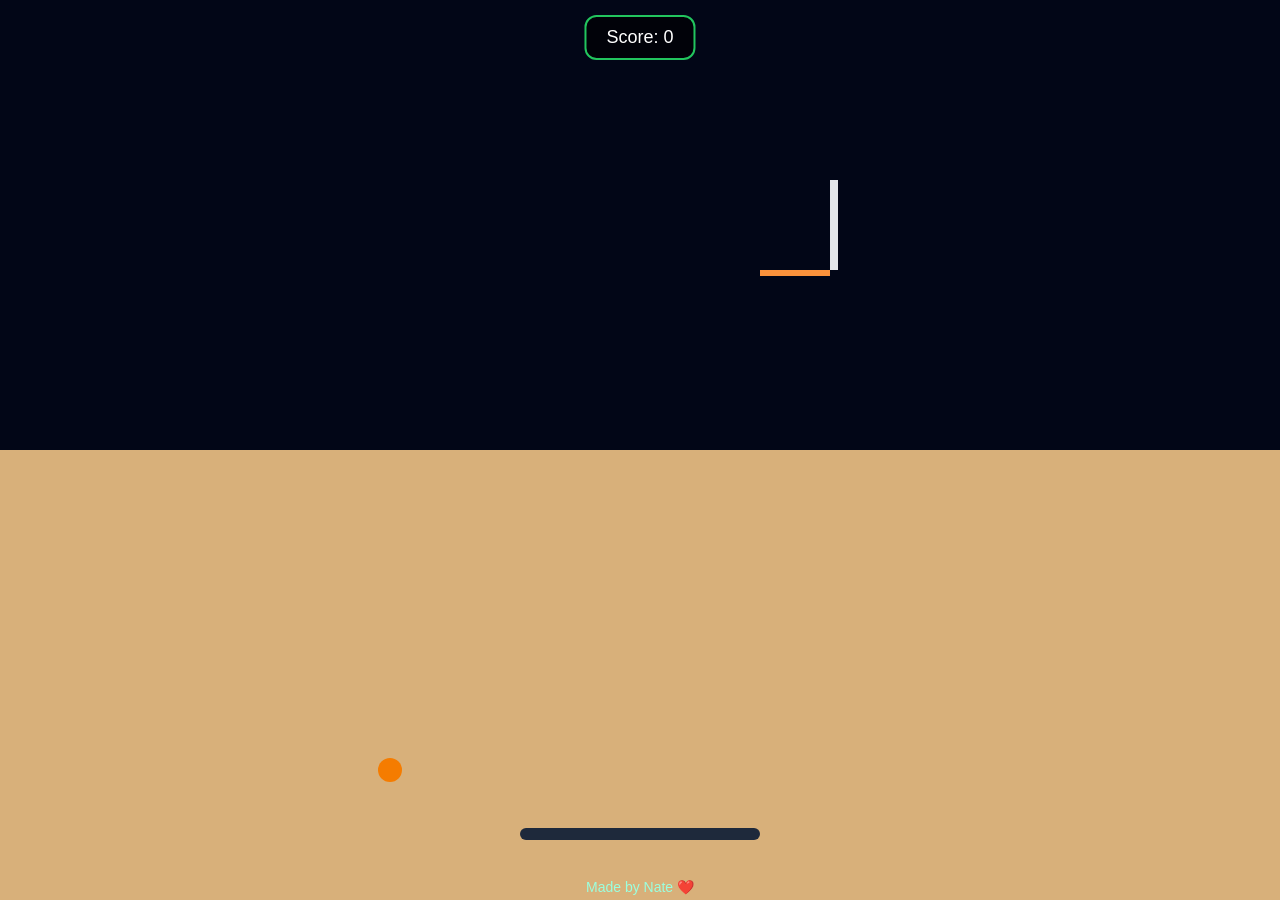
<file: Cards/FDC2026/index.html>
<!DOCTYPE html>
<html>
<head>
<meta charset="UTF-8">
<meta name="viewport" content="width=device-width, initial-scale=1.0">
<title>Basketball Game</title>
<link rel="stylesheet" href="style.css">
</head>
<body>
<div id="hud">Score: <span id="score">0</span></div>
<div id="powerBar"><div id="powerFill"></div></div>
<button id="retry">Retry Shot</button>
<div id="footer">Made by Nate ❤️</div>
<div id="message">HAPPY FATHER'S DAY!</div>
<canvas id="game"></canvas>
<script src="script.js"></script>
</body>
</html>
</file>
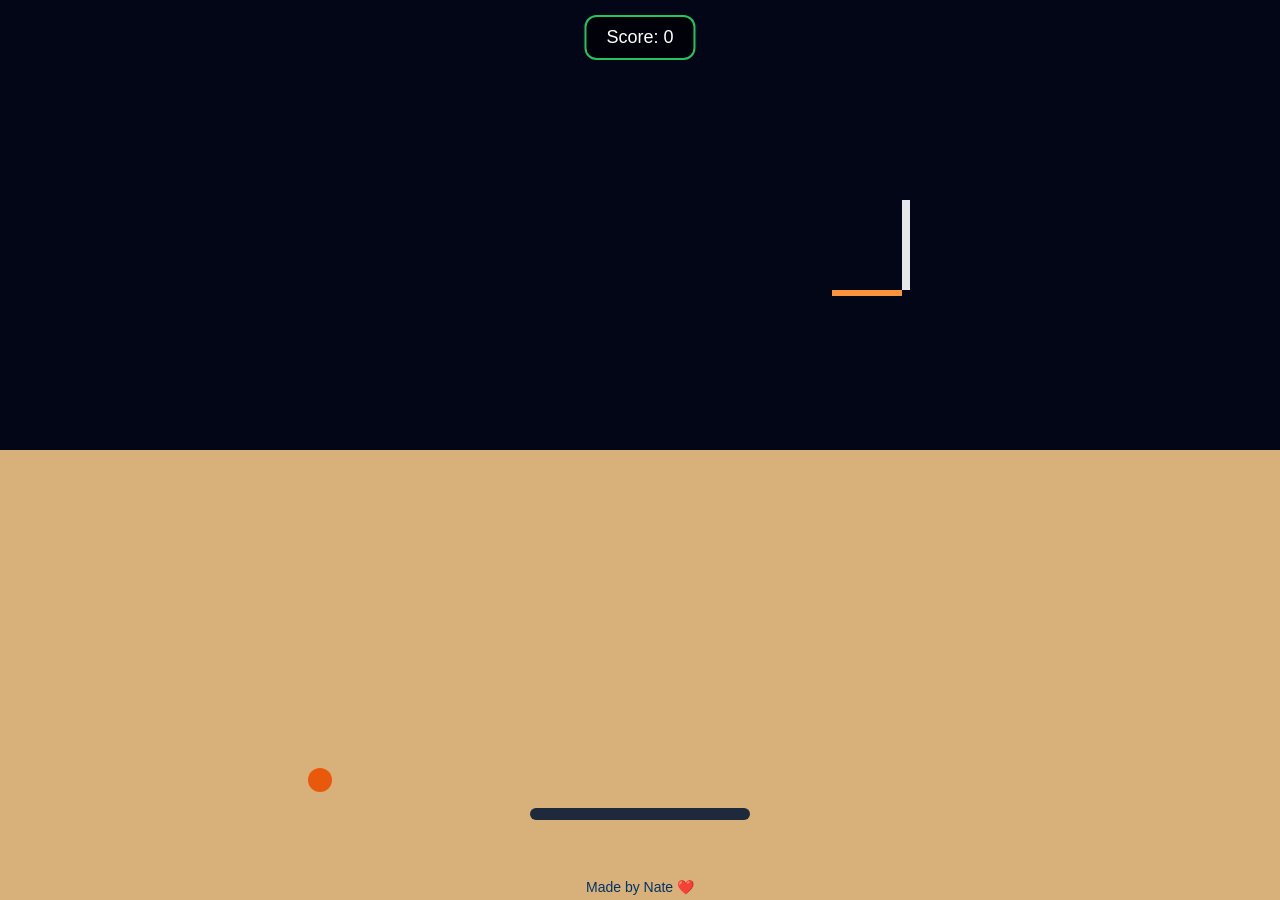
<file: Cards/2026/FDC2026/index.html>
<!DOCTYPE html>
<html>
<head>
<meta charset="UTF-8">
<meta name="viewport" content="width=device-width, initial-scale=1.0, maximum-scale=1.0, user-scalable=no">
<title>Basketball Final</title>
<link rel="stylesheet" href="style.css">
</head>
<body>


<div id="hud">Score: <span id="score">0</span></div>
<div id="powerBar"><div id="powerFill"></div></div>
<button id="retry">Retry Shot</button>
<div id="footer">Made by Nate ❤️</div>
<canvas id="game"></canvas>


<script src="script.js"></script>
</body>
</html>
</file>
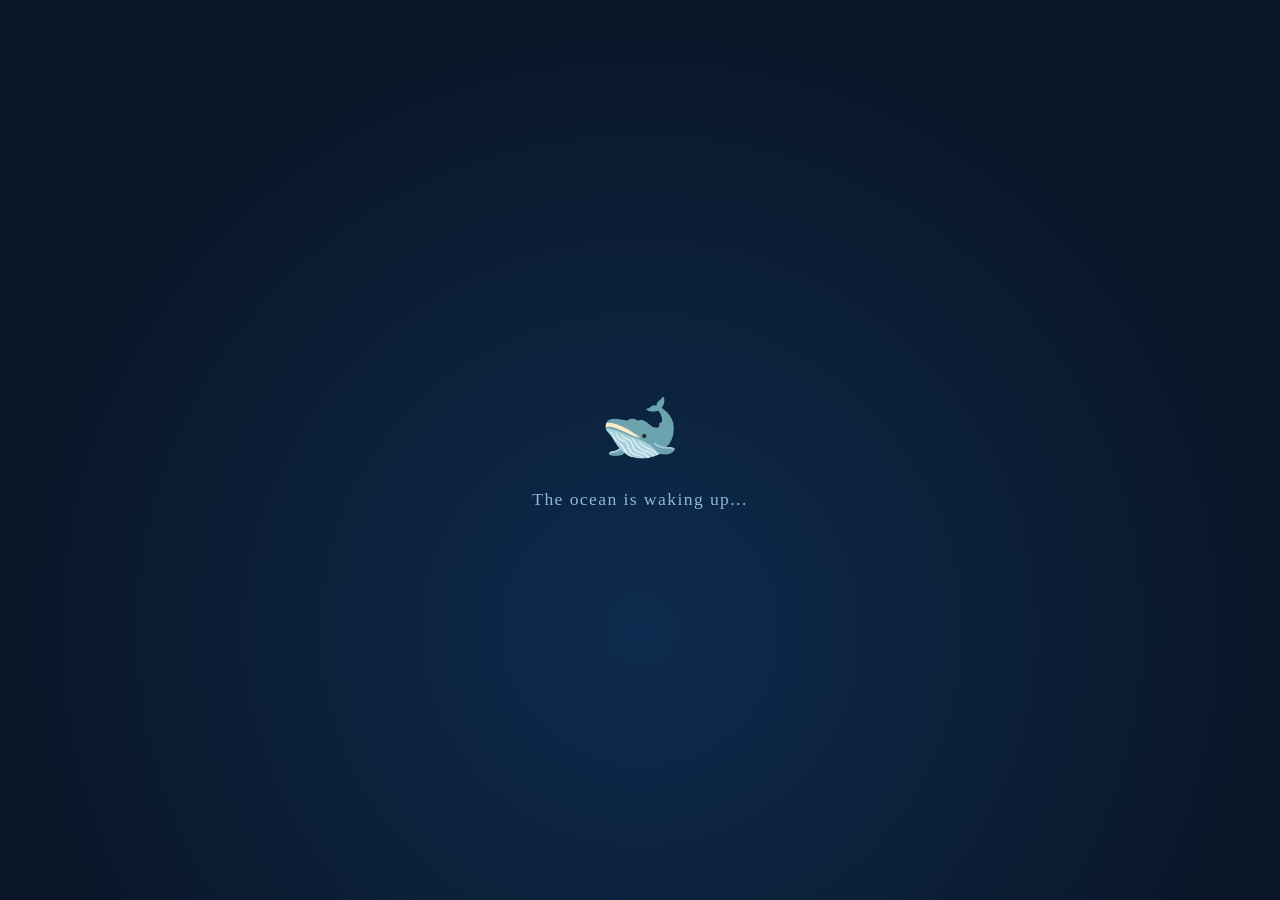
<file: Cards/2026/whale-treasure/index.html>
<!DOCTYPE html>
<html lang="en">
<head>
  <meta charset="UTF-8" />
  <meta name="viewport" content="width=device-width, initial-scale=1.0, user-scalable=no" />
  <title>The Whale's Lost Treasure</title>
  <link rel="icon" type="image/png" href="assets/whale/whale_nuetral.png" />
  <link rel="stylesheet" href="style.css" />
</head>
<body>

  <!-- ═══════════════════════════════════════════════
       LOADING SCREEN
  ═══════════════════════════════════════════════ -->
  <div id="screen-loading" class="screen active">
    <div class="loading-ocean">
      <div class="loading-waves"></div>
      <div class="loading-content">
        <div class="loading-whale">🐋</div>
        <p class="loading-text">The ocean is waking up...</p>
      </div>
    </div>
  </div>

  <!-- ═══════════════════════════════════════════════
       OPENING SCREEN
  ═══════════════════════════════════════════════ -->
  <div id="screen-opening" class="screen">
    <div class="ocean-bg">
      <canvas id="ocean-canvas"></canvas>
      <div class="ocean-overlay"></div>
    </div>
    <div class="whale-container" id="whale-opening">
      <div class="whale-body" id="whale-sprite">
        <div class="whale-art">
          <!-- Whale SVG — the emotional heart -->
          <svg id="whale-svg" viewBox="0 0 200 120" xmlns="http://www.w3.org/2000/svg">
            <!-- Body -->
            <ellipse cx="95" cy="65" rx="72" ry="38" fill="#4a7fa5" />
            <!-- Belly -->
            <ellipse cx="95" cy="72" rx="52" ry="22" fill="#c8e6f5" />
            <!-- Tail -->
            <path d="M 167 65 Q 185 45 178 55 Q 195 40 188 62 Q 200 68 188 68 Q 195 85 178 75 Q 185 85 167 65 Z" fill="#3a6f95" />
            <!-- Flippers -->
            <ellipse cx="72" cy="88" rx="20" ry="9" fill="#3a6f95" transform="rotate(-20 72 88)" />
            <!-- Eye -->
            <circle cx="60" cy="56" r="7" fill="white" />
            <circle cx="62" cy="55" r="4" fill="#1a2a3a" />
            <circle cx="63" cy="54" r="1.5" fill="white" />
            <!-- Smile (default) -->
            <path id="whale-mouth" d="M 50 68 Q 58 74 66 68" stroke="#1a2a3a" stroke-width="2" fill="none" stroke-linecap="round" />
            <!-- Blowhole -->
            <ellipse cx="82" cy="30" rx="5" ry="3" fill="#3a6f95" />
            <!-- Eyebrow (for expressions) -->
            <path id="whale-brow" d="M 54 50 Q 60 47 66 50" stroke="#1a2a3a" stroke-width="2" fill="none" stroke-linecap="round" />
          </svg>
          <!-- Water spout when happy -->
          <div class="whale-spout" id="whale-spout"></div>
        </div>
      </div>
    </div>

    <div class="dialogue-box" id="dialogue-box">
      <p class="dialogue-text" id="dialogue-text"></p>
      <button class="dialogue-next" id="dialogue-next" style="display:none">
        <span>&#9658;</span>
      </button>
    </div>

    <button class="begin-btn" id="begin-btn" style="display:none">
      Begin the Hunt
    </button>
  </div>

  <!-- ═══════════════════════════════════════════════
       HUNT SCREEN — clue + scanner
  ═══════════════════════════════════════════════ -->
  <div id="screen-hunt" class="screen">
    <div class="ocean-bg hunt-ocean">
      <canvas id="ocean-canvas-hunt"></canvas>
      <div class="ocean-overlay"></div>
    </div>

    <!-- Memory progress -->
    <div class="memory-progress" id="memory-progress">
      <div class="progress-label">Memories Found</div>
      <div class="memory-orbs" id="memory-orbs">
        <div class="orb" data-index="0"></div>
        <div class="orb" data-index="1"></div>
        <div class="orb" data-index="2"></div>
        <div class="orb" data-index="3"></div>
        <div class="orb" data-index="4"></div>
      </div>
    </div>

    <!-- Whale (hunt screen) -->
    <div class="whale-container whale-hunt" id="whale-hunt">
      <div class="whale-body" id="whale-sprite-hunt">
        <div class="whale-art">
          <svg id="whale-svg-hunt" viewBox="0 0 200 120" xmlns="http://www.w3.org/2000/svg">
            <ellipse cx="95" cy="65" rx="72" ry="38" fill="#4a7fa5" />
            <ellipse cx="95" cy="72" rx="52" ry="22" fill="#c8e6f5" />
            <path d="M 167 65 Q 185 45 178 55 Q 195 40 188 62 Q 200 68 188 68 Q 195 85 178 75 Q 185 85 167 65 Z" fill="#3a6f95" />
            <ellipse cx="72" cy="88" rx="20" ry="9" fill="#3a6f95" transform="rotate(-20 72 88)" />
            <circle cx="60" cy="56" r="7" fill="white" />
            <circle cx="62" cy="55" r="4" fill="#1a2a3a" />
            <circle cx="63" cy="54" r="1.5" fill="white" />
            <path id="whale-mouth-hunt" d="M 50 68 Q 58 74 66 68" stroke="#1a2a3a" stroke-width="2" fill="none" stroke-linecap="round" />
            <ellipse cx="82" cy="30" rx="5" ry="3" fill="#3a6f95" />
            <path id="whale-brow-hunt" d="M 54 50 Q 60 47 66 50" stroke="#1a2a3a" stroke-width="2" fill="none" stroke-linecap="round" />
          </svg>
          <div class="whale-spout" id="whale-spout-hunt"></div>
        </div>
      </div>
    </div>

    <!-- Clue card -->
    <div class="clue-card" id="clue-card">
      <div class="clue-rarity" id="clue-rarity"></div>
      <div class="clue-title" id="clue-title"></div>
      <div class="clue-text" id="clue-text"></div>
      <button class="scan-btn" id="scan-btn">
        <span class="scan-icon">&#11041;</span>
        Enter Marker Code
      </button>

      <!-- Memory found state — hidden until a memory is found -->
      <div class="memory-found-panel" id="memory-found-panel" style="display:none">
        <div class="mf-number" id="mf-number"></div>
        <div class="mf-icon" id="mf-icon"></div>
        <div class="mf-name" id="mf-name"></div>
        <div class="mf-meta">
          <span class="mf-rarity" id="mf-rarity"></span>
          <span class="mf-dot">·</span>
          <span class="mf-object" id="mf-object"></span>
        </div>
      </div>
    </div>

    <!-- Dialogue -->
    <div class="dialogue-box hunt-dialogue" id="hunt-dialogue-box">
      <p class="dialogue-text" id="hunt-dialogue-text"></p>
      <button class="dialogue-next" id="hunt-dialogue-next" style="display:none">
        <span>&#9658;</span>
      </button>
    </div>
  </div>

  <!-- ═══════════════════════════════════════════════
       SCANNER SCREEN
  ═══════════════════════════════════════════════ -->
  <div id="screen-scanner" class="screen">
    <div class="scanner-wrap">
      <video id="camera-feed" autoplay playsinline muted></video>
      <canvas id="ar-canvas"></canvas>
      <div class="scanner-frame">
        <div class="corner tl"></div>
        <div class="corner tr"></div>
        <div class="corner bl"></div>
        <div class="corner br"></div>
        <div class="scanner-sweep"></div>
      </div>
      <div class="scanner-hint" id="scanner-hint">
        Point at the marker on the object
      </div>
      <button class="scanner-close" id="scanner-close">✕</button>
    </div>
  </div>

  <!-- ═══════════════════════════════════════════════
       MEMORY UNLOCK SCREEN
  ═══════════════════════════════════════════════ -->
  <div id="screen-memory" class="screen">
    <div class="memory-reveal">
      <div class="memory-glow"></div>
      <div class="memory-badge">
        <div class="badge-rarity" id="badge-rarity"></div>
        <div class="badge-icon" id="badge-icon">&#10022;</div>
        <div class="badge-name" id="badge-name"></div>
      </div>
      <div class="memory-description" id="memory-description"></div>
      <button class="memory-continue" id="memory-continue">Continue</button>
    </div>
  </div>

  <!-- ═══════════════════════════════════════════════
       FINAL REVEAL SCREEN
  ═══════════════════════════════════════════════ -->
  <div id="screen-final" class="screen">
    <div class="ocean-bg final-ocean">
      <canvas id="ocean-canvas-final"></canvas>
    </div>
    <canvas id="confetti-canvas"></canvas>

    <div class="whale-container whale-final" id="whale-final">
      <div class="whale-art final-whale-art">
        <svg id="whale-svg-final" viewBox="0 0 200 120" xmlns="http://www.w3.org/2000/svg">
          <ellipse cx="95" cy="65" rx="72" ry="38" fill="#4a7fa5" />
          <ellipse cx="95" cy="72" rx="52" ry="22" fill="#c8e6f5" />
          <path d="M 167 65 Q 185 45 178 55 Q 195 40 188 62 Q 200 68 188 68 Q 195 85 178 75 Q 185 85 167 65 Z" fill="#3a6f95" />
          <ellipse cx="72" cy="88" rx="20" ry="9" fill="#3a6f95" transform="rotate(-20 72 88)" />
          <circle cx="60" cy="56" r="7" fill="white" />
          <circle cx="62" cy="55" r="4" fill="#1a2a3a" />
          <circle cx="63" cy="54" r="1.5" fill="white" />
          <path id="whale-mouth-final" d="M 48 68 Q 58 76 68 68" stroke="#1a2a3a" stroke-width="2.5" fill="none" stroke-linecap="round" />
          <ellipse cx="82" cy="30" rx="5" ry="3" fill="#3a6f95" />
          <path id="whale-brow-final" d="M 54 52 Q 60 48 66 52" stroke="#1a2a3a" stroke-width="2" fill="none" stroke-linecap="round" />
        </svg>
        <div class="whale-spout active" id="whale-spout-final"></div>
      </div>
    </div>

    <div class="chest-container" id="chest-container">
      <div class="chest" id="treasure-chest">
        <div class="chest-lid" id="chest-lid"></div>
        <div class="chest-body">
          <div class="chest-latch"></div>
        </div>
        <div class="chest-light" id="chest-light"></div>
      </div>
    </div>

    <!-- Final dialogue — floating lines, no box -->
    <div class="final-dialogue" id="final-dialogue">
      <p class="dialogue-text" id="final-dialogue-text"></p>
      <button class="dialogue-next" id="final-dialogue-next" style="display:none">
        <span>&#9658;</span>
      </button>
    </div>

    <!-- Photo gallery -->
    <div class="photo-gallery" id="photo-gallery" style="display:none">
      <div class="gallery-inner" id="gallery-inner">
        <!-- Photos injected by JS -->
      </div>
    </div>

    <!-- Final discovery card -->
    <div class="discovery-card" id="discovery-card" style="display:none">
      <div class="discovery-rarity">ONE OF A KIND</div>
      <div class="discovery-title">MOM</div>
      <div class="discovery-desc">
        <p>After crossing oceans...</p>
        <p>Following stars...</p>
        <p>Searching for treasure...</p>
        <p>The whale discovered the rarest thing in the world.</p>
        <p>Someone who fills every adventure with love.</p>
        <p>Someone who makes ordinary moments special.</p>
        <p>Someone who turned a house into a home.</p>
      </div>
      <div class="discovery-message" id="discovery-message">
        The greatest treasures are the people who fill our lives with love.
      </div>
      <button class="credits-btn" id="credits-btn">&#10022;</button>
    </div>
  </div>

  <!-- ═══════════════════════════════════════════════
       CREDITS SCREEN
  ═══════════════════════════════════════════════ -->
  <div id="screen-credits" class="screen">
    <div class="credits-ocean">
      <canvas id="ocean-canvas-credits"></canvas>
    </div>
    <div class="credits-content">
      <div class="credits-title">The Whale's Lost Treasure</div>
      <div class="credits-for">Created For</div>
      <div class="credits-name">Mom ❤️</div>
      <div class="credits-by">Created By</div>
      <div class="credits-creator">Nate</div>
      <div class="credits-age">Age 11</div>
      <div class="credits-whale">🐋</div>
      <button class="album-btn" id="album-btn">View Memory Album</button>
      <button class="album-btn" id="card-btn">View Card</button>
      <button class="album-btn" id="restart-btn">Restart Adventure</button>
    </div>
  </div>

  <!-- ═══════════════════════════════════════════════
       ALBUM SCREEN
  ═══════════════════════════════════════════════ -->
  <div id="screen-album" class="screen">
    <div class="album-header">
      <button class="album-back" id="album-back">← Back</button>
      <h1 class="album-title">Memory Album</h1>
    </div>
    <div class="album-grid" id="album-grid">
      <!-- Album cards injected by JS -->
    </div>
  </div>

  <!-- Scripts — order matters -->
  <script src="ocean.js?v=10"></script>
  <script src="whale.js?v=10"></script>
  <script src="memories.js?v=10"></script>
  <script src="ar-scanner.js?v=10"></script>
  <script src="story.js?v=10"></script>
</body>
</html>
</file>
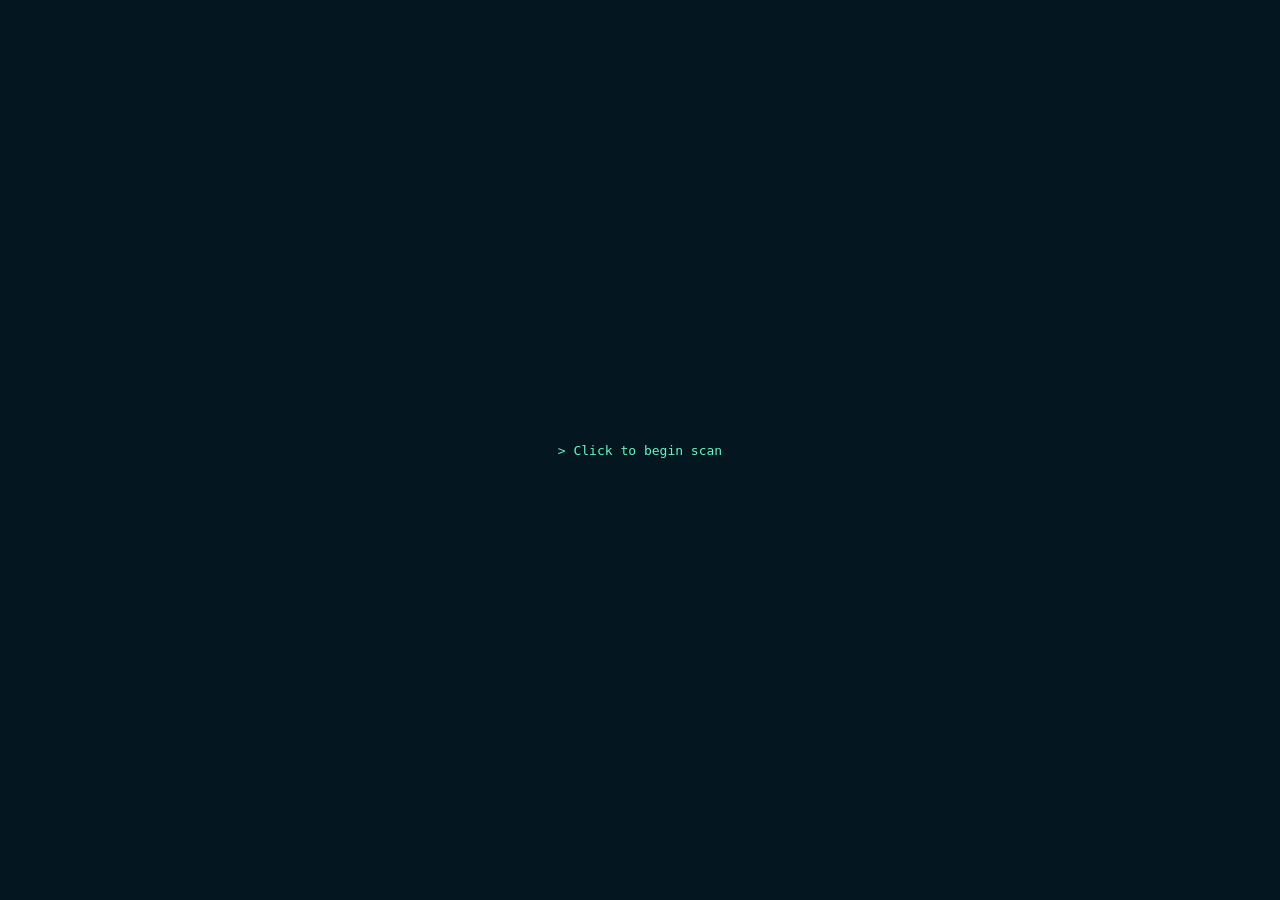
<file: mom.html>
<!DOCTYPE html>
<html>
<head>
<meta charset="UTF-8">
<title>Sonar Detection</title>

<link rel="apple-touch-icon" href="data:image/svg+xml;utf8,<svg xmlns='http://www.w3.org/2000/svg' viewBox='0 0 512 512'><rect width='512' height='512' fill='%2304161f'/><circle cx='256' cy='256' r='200' fill='none' stroke='%2366f7c2' stroke-width='6' opacity='0.3'/><path d='M256 420 C160 340 80 270 80 190 C80 130 120 100 170 100 C210 100 240 120 256 150 C272 120 302 100 342 100 C392 100 432 130 432 190 C432 270 352 340 256 420 Z' fill='%2366f7c2'/></svg>">

<meta name="apple-mobile-web-app-capable" content="yes">
<meta name="apple-mobile-web-app-title" content="❤️ Mom">

<style>
body {
    margin: 0;
    font-family: monospace;
    background: #04161f;
    color: #66f7c2;
    overflow: hidden;
}

.start {
    position:absolute;
    width:100%;
    height:100%;

    display:flex;
    align-items:center;
    justify-content:center;

    text-align:center;
}
.main { display:none; }

.terminal {
    position:absolute;
    top:20%;
    left:40px;
    font-size:18px;
    min-height:40px;
}

/* SONAR */
.sonar {
    position:absolute;
    top:55%;
    left:50%;
    width:420px;
    height:420px;
    transform:translate(-50%,-50%);
    border-radius:50%;
    border:2px solid rgba(102,247,194,0.25);
    opacity:0;
}

.sonar::before {
    content:"";
    position:absolute;
    width:60%;
    height:60%;
    top:20%;
    left:20%;
    border-radius:50%;
    border:2px solid rgba(102,247,194,0.25);
}

/* SWEEP */
.sweep {
    position:absolute;
    top:55%;
    left:50%;
    width:420px;
    height:420px;
    transform:translate(-50%,-50%);
    border-radius:50%;
    overflow:hidden;
    opacity:0;
}

.sweep::before {
    content:'';
    position:absolute;
    width:100%;
    height:100%;
    border-radius:50%;
    background: conic-gradient(
        rgba(102,247,194,0.5),
        rgba(102,247,194,0.2),
        transparent 35deg
    );
    animation: rotate 4s linear infinite;
}

@keyframes rotate {
    from { transform:rotate(0deg); }
    to { transform:rotate(360deg); }
}

/* WHALE */
.whale {
    position:absolute;
    top:54%;
    left:57%;
    width:95px;
    transform:translate(-50%,-50%);
    opacity:0;
    cursor:pointer;
}

/* SWEEP HIT GLOW */
.highlight {
    filter: drop-shadow(0 0 20px #66f7c2);
}

/* LOCK FLASH */
.lockGlow {
    animation: lockFlash 0.6s ease-out;
}
@keyframes lockFlash {
    0% { filter: drop-shadow(0 0 25px #66f7c2); }
    100% { filter: none; }
}

/* PANELS */
.panel {
    position:absolute;
    top:30%;
    width:240px;
    padding:15px;
    border-left:2px solid #66f7c2;
    background:rgba(0,20,25,0.4);
    opacity:0;
}
.left { left:40px; }
.right { right:40px; }

/* MESSAGE */
.message {
    position:absolute;
    bottom:40px;
    width:100%;
    text-align:center;
    font-size:20px;
    min-height:50px;
}
</style>
</head>

<body>

<div class="start" onclick="start()">
    <p style="width:100%;">> Click to begin scan</p>
</div>

<div class="main" id="main">

<div class="terminal" id="terminal"></div>

<div class="sonar" id="sonar"></div>
<div class="sweep" id="sweep"></div>

<svg class="whale" id="whale" viewBox="0 0 200 100" onclick="revealMessage()">
<path fill="#66f7c2" d="M20,50 Q60,25 110,45 Q140,55 170,50 Q150,70 120,60 Q70,75 20,50 Z"/>
</svg>

<div class="panel left" id="leftPanel">
<p>Name: Mom</p>
<p>Species: Cetacean</p>
<p>Status: Safe</p>
<p>Signal: Strong</p>
</div>

<div class="panel right" id="rightPanel">
<p id="analysisTitle">> ANALYSIS LOADING...</p>
<p id="analysisData" style="display:none;">
Kindness: MAX<br>
Strength: INFINITE<br>
Love: CONSTANT
</p>
</div>

<div class="message" id="msg"></div>

</div>

<script>

function setLine(text, time) {
    setTimeout(()=>{ terminal.innerText=text; }, time);
}

/* SWEEP TRACKING */
function startSweepTracking() {
let whaleAngle = 25;
let current = 0;

setInterval(()=>{
    current += 6;
    if(current > 360) current = 0;

    if(Math.abs(current - whaleAngle) < 8) {
        whale.classList.add("highlight");
    } else {
        whale.classList.remove("highlight");
    }
},66);
}

/* TYPEWRITER MESSAGE */
function revealMessage() {
let text = "❤️ I love you, Mom. Your the BEST! ❤️  -- Nate";
let i = 0;
msg.innerHTML = "";

let interval = setInterval(()=>{
    msg.innerHTML += text.charAt(i);
    i++;
    if(i >= text.length){
        clearInterval(interval);
    }
},50);
}

function start() {

document.querySelector('.start').style.display='none';
main.style.display='block';

/* COUNTDOWN */
setLine("> Initializing system...",0);
setLine("> Starting scan in: 3",1500);
setLine("> Starting scan in: 2",2500);
setLine("> Starting scan in: 1",3500);

/* START SONAR */
setTimeout(()=>{
    terminal.innerText="";
    sonar.style.opacity=1;
    sweep.style.opacity=1;
    startSweepTracking();
},4500);

/* DETECTION */
setLine("> Signal detected",5500);
setLine("> Target acquired",6500);

/* WHALE APPEARS */
setTimeout(()=>{
    whale.style.opacity=1;
},6800);

/* TARGET LOCKED (✅ PERFECT PLACEMENT) */
setTimeout(()=>{
    terminal.innerText="> Target locked";
    whale.classList.add("lockGlow");  // 🔥 flash on lock
},7800);

/* PANELS AFTER LOCK */
setTimeout(()=>{
    leftPanel.style.opacity=1;
    rightPanel.style.opacity=1;
    analysisTitle.innerText="> ANALYSIS LOADING...";
},8300);

/* ANALYSIS COMPLETE */
setTimeout(()=>{
    analysisTitle.innerText="> ANALYSIS COMPLETE";
    analysisData.style.display="block";
},11500);

}
</script>

</body>
</html>
</file>
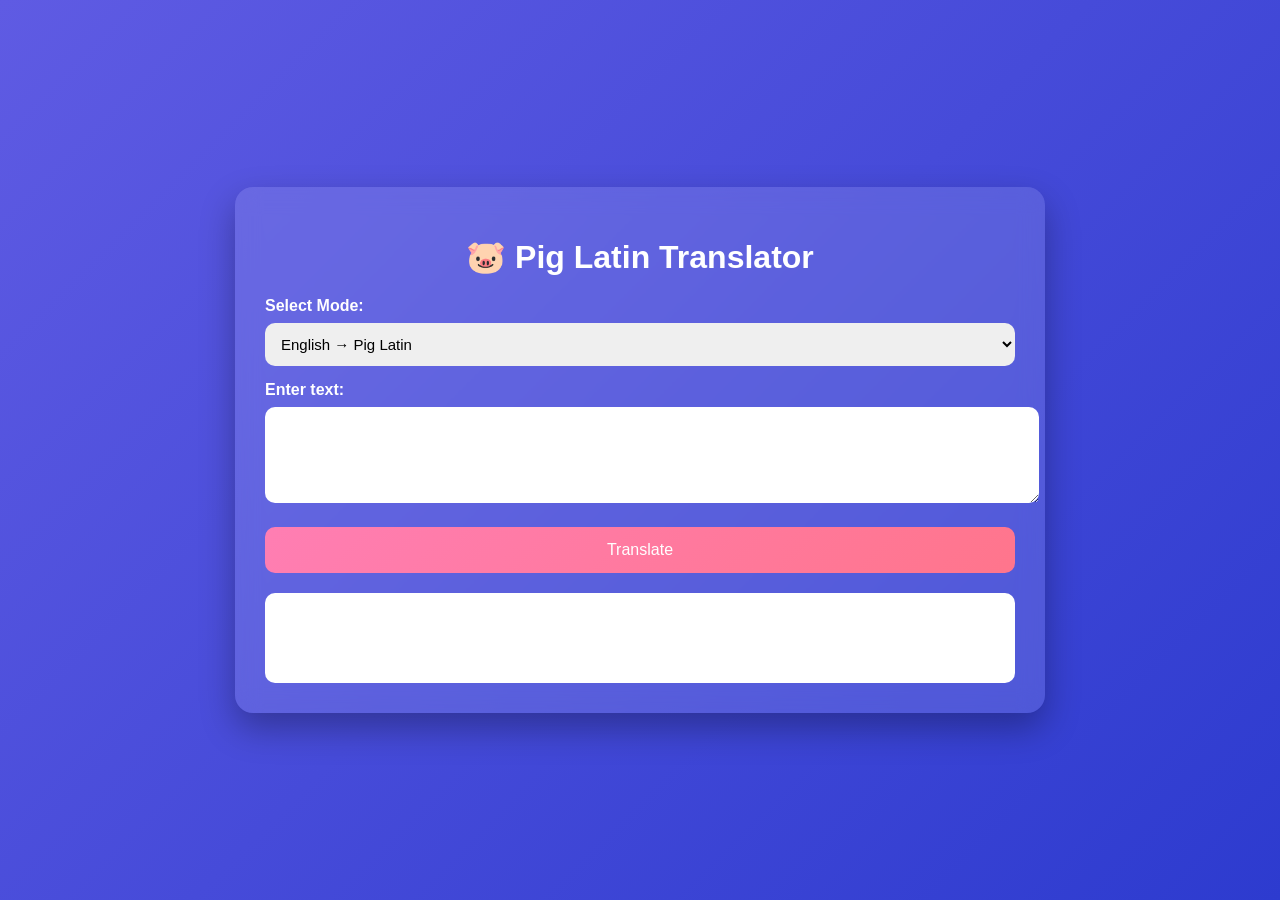
<file: translator/pig_latin.html>
<!DOCTYPE html>
<html lang="en">
<head>
<meta charset="UTF-8">
<title>Pig Latin Translator</title>

<style>
body {
  margin: 0;
  font-family: "Segoe UI", Arial, sans-serif;
  background: linear-gradient(135deg, #5f5be3, #2d3bcf);
  display: flex;
  justify-content: center;
  align-items: center;
  min-height: 100vh;
}

.container {
  background: rgba(255,255,255,0.12);
  backdrop-filter: blur(12px);
  padding: 30px;
  width: 90%;
  max-width: 750px;
  border-radius: 18px;
  box-shadow: 0 15px 35px rgba(0,0,0,0.3);
  color: white;
}

h1 {
  text-align: center;
}

label {
  display: block;
  margin-top: 15px;
  font-weight: bold;
}

select, textarea {
  width: 100%;
  margin-top: 8px;
  padding: 12px;
  border-radius: 10px;
  border: none;
  font-size: 15px;
  outline: none;
}

textarea {
  resize: vertical;
}

button {
  width: 100%;
  margin-top: 20px;
  padding: 14px;
  font-size: 16px;
  border-radius: 10px;
  border: none;
  cursor: pointer;
  background: linear-gradient(135deg, #ff7eb3, #ff758c);
  color: white;
  transition: 0.2s;
}

button:hover {
  transform: translateY(-2px);
  box-shadow: 0 8px 20px rgba(0,0,0,0.3);
}

.output {
  margin-top: 20px;
  background: white;
  color: black;
  padding: 15px;
  border-radius: 10px;
  min-height: 60px;
  white-space: pre-wrap;
}
</style>
</head>

<body>
<div class="container">
  <h1>🐷 Pig Latin Translator</h1>

  <label>Select Mode:</label>
  <select id="mode">
    <option value="to-piglatin">English → Pig Latin</option>
    <option value="to-english">Pig Latin → English</option>
  </select>

  <label>Enter text:</label>
  <textarea id="inputText" rows="4"></textarea>

  <button id="translateBtn">Translate</button>

  <div id="result" class="output"></div>
</div>

<script>
function isVowel(ch, pos = 0) {
  return "aeiou".includes(ch) || (ch === "y" && pos !== 0);
}

// Preserve punctuation
function splitWord(word) {
  const m = word.match(/^([^a-zA-Z]*)([a-zA-Z']+)([^a-zA-Z]*)$/);
  return m ? [m[1], m[2], m[3]] : ["", word, ""];
}

// Preserve capitalization
function preserveCase(original, result) {
  if (original === original.toUpperCase()) return result.toUpperCase();
  if (original[0] === original[0].toUpperCase()) {
    return result.charAt(0).toUpperCase() + result.slice(1);
  }
  return result;
}

// ✅ English → Pig Latin
function piglatin(word) {
  const [lead, core, trail] = splitWord(word);
  if (!core) return word;

  let lower = core.toLowerCase();

  if (isVowel(lower[0])) {
    return lead + preserveCase(core, lower + "way") + trail;
  }

  let i = 0;
  while (i < lower.length && !isVowel(lower[i], i)) i++;

  let result = lower.slice(i) + lower.slice(0, i) + "ay";
  return lead + preserveCase(core, result) + trail;
}

// ✅ MUCH BETTER Pig Latin → English
function english(word) {
  const [lead, core, trail] = splitWord(word);
  if (!core) return word;

  let lower = core.toLowerCase();
  let result = lower;

  if (lower.endsWith("way")) {
    result = lower.slice(0, -3);
  }

  else if (lower.endsWith("ay")) {
    let base = lower.slice(0, -2);
    let best = base;

    // Try cluster sizes (1–3 letters)
    for (let i = 1; i <= Math.min(3, base.length); i++) {
      let candidate = base.slice(-i) + base.slice(0, -i);

      // better rule:
      // starts with consonant but contains vowel
      if (
        !isVowel(candidate[0], 0) &&
        [...candidate].some((c, idx) => isVowel(c, idx))
      ) {
        best = candidate;
      }
    }

    result = best;

    // 🔥 Special fix for very short words (like "nay")
    if (base.length <= 3) {
      result = base.slice(-1) + base.slice(0, -1);
    }
  }

  return lead + preserveCase(core, result) + trail;
}

// Sentence processing
function process(text, fn) {
  return text.split(/(\s+)/).map(t => {
    if (t.trim() === "") return t;
    return fn(t);
  }).join("");
}

function translateText() {
  const mode = document.getElementById("mode").value;
  const text = document.getElementById("inputText").value;

  let output = mode === "to-piglatin"
    ? process(text, piglatin)
    : process(text, english);

  document.getElementById("result").textContent = output;
}

document.getElementById("translateBtn").onclick = translateText;
</script>
</body>
</html>
</file>
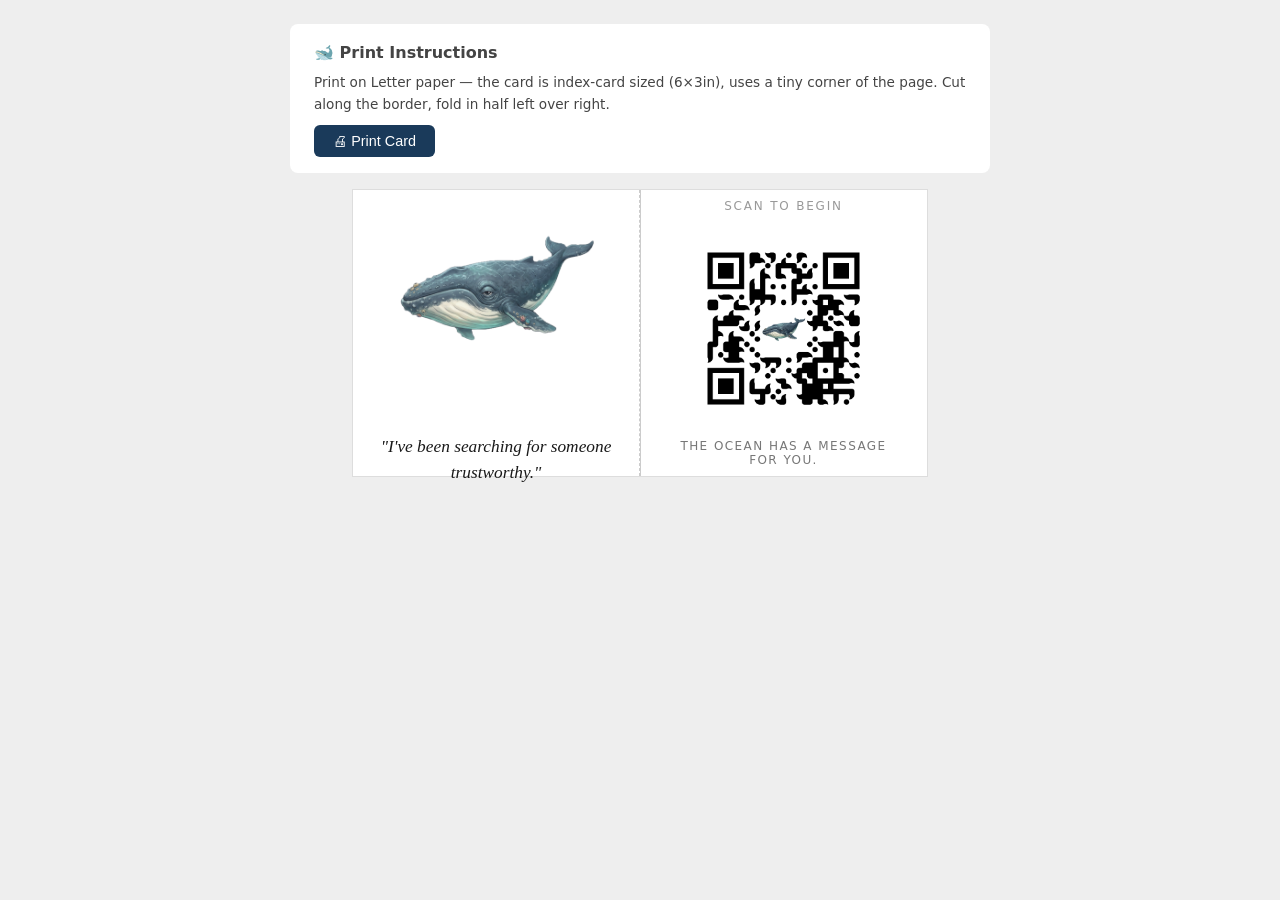
<file: Cards/2026/whale-treasure/card.html>
<!DOCTYPE html>
<html lang="en">
<head>
  <meta charset="UTF-8" />
  <title>The Whale's Card — Print</title>
  <style>
    /* Single fold card — prints on one sheet of Letter paper.
       Fold in half: left meets right.
       Left half = inside (QR code). Right half = front cover. */

    * { box-sizing: border-box; margin: 0; padding: 0; }

    body {
      background: #eee;
      font-family: Georgia, serif;
      display: flex;
      flex-direction: column;
      align-items: center;
      padding: 1.5rem;
      gap: 1rem;
    }

    .no-print {
      background: white;
      border-radius: 8px;
      padding: 1rem 1.5rem;
      max-width: 700px;
      width: 100%;
      font-size: 0.85rem;
      color: #444;
      line-height: 1.6;
      font-family: system-ui, sans-serif;
    }

    .no-print h2 { margin-bottom: 0.4rem; font-size: 1rem; }

    button {
      margin-top: 0.6rem;
      padding: 0.5rem 1.2rem;
      background: #1a3a5a;
      color: white;
      border: none;
      border-radius: 6px;
      cursor: pointer;
      font-size: 0.9rem;
    }

    /* ── CARD SHEET ───────────────────────────────────────
       Full letter width, half letter height.
       Left panel = inside. Right panel = front (prints
       upside-down so it faces out when folded right→left).
    ──────────────────────────────────────────────────── */

    .card-sheet {
      width: 6in;
      height: 3in;
      background: white;
      display: flex;
      position: relative;
      border: 1px solid #ddd;
    }

    /* Fold guide — hidden on print */
    .fold-line {
      position: absolute;
      left: 50%;
      top: 0;
      bottom: 0;
      width: 1px;
      background: #ccc;
      pointer-events: none;
    }

    /* ── PANELS ───────────────────────────────────────── */

    .panel {
      width: 50%;
      height: 100%;
      display: flex;
      flex-direction: column;
      align-items: center;
      justify-content: center;
      padding: 0.25in;
      position: relative;
    }

    .front-whale {
      width: 1.4in;
      height: auto;
      margin-bottom: 0.15in;
      opacity: 0.88;
    }

    .front-rule {
      width: 0.8in;
      height: 1px;
      background: #bbb;
      margin-bottom: 0.12in;
    }

    .front-line {
      font-size: 10pt;
      color: #1a1a1a;
      text-align: center;
      font-style: italic;
      line-height: 1.4;
      max-width: 1.8in;
    }

    .inside-label {
      font-size: 7pt;
      letter-spacing: 0.12em;
      text-transform: uppercase;
      color: #999;
      margin-bottom: 0.15in;
      font-family: system-ui, sans-serif;
    }

    .qr-img {
      width: 1.2in;
      height: 1.2in;
      object-fit: contain;
    }

    .scan-text {
      margin-top: 0.12in;
      font-size: 7pt;
      color: #777;
      letter-spacing: 0.1em;
      text-transform: uppercase;
      font-family: system-ui, sans-serif;
      text-align: center;
    }

    /* ── INSIDE (left) — QR code ──────────────────────── */

    .panel-front {
      border-right: 1px dashed #ccc;
    }

    .panel-inside {
      /* right panel — no special treatment */
    }

    .inside-label {
      font-size: 9pt;
      letter-spacing: 0.15em;
      text-transform: uppercase;
      color: #999;
      margin-bottom: 0.3in;
      font-family: system-ui, sans-serif;
    }

    .qr-img {
      width: 1.8in;
      height: 1.8in;
      object-fit: contain;
    }

    .scan-text {
      margin-top: 0.25in;
      font-size: 9pt;
      color: #777;
      letter-spacing: 0.12em;
      text-transform: uppercase;
      font-family: system-ui, sans-serif;
    }

    .panel-front {
      /* no rotation — fold left panel over right */
    }

    .front-whale {
      width: 2.2in;
      height: auto;
      margin-bottom: 0.25in;
      opacity: 0.88;
    }

    .front-rule {
      width: 1.2in;
      height: 1px;
      background: #bbb;
      margin-bottom: 0.2in;
    }

    .front-line {
      font-size: 13pt;
      color: #1a1a1a;
      text-align: center;
      font-style: italic;
      line-height: 1.5;
      max-width: 2.8in;
    }

    /* ── PRINT ────────────────────────────────────────── */

    @media print {
      body { background: none; padding: 0; margin: 0; }
      .no-print { display: none; }
      .fold-line { display: none; }
      .card-sheet {
        width: 8.5in;
        height: 5.5in;
        box-shadow: none;
      }
    }
  </style>
</head>
<body>

  <div class="no-print">
    <h2>🐋 Print Instructions</h2>
    Print on Letter paper — the card is index-card sized (6×3in), uses a tiny corner of the page. Cut along the border, fold in half left over right.
    <br><button onclick="window.print()">🖨 Print Card</button>
  </div>

  <div class="card-sheet">
    <div class="fold-line"></div>

    <!-- Front cover — left panel, no rotation needed, fold left over right -->
    <div class="panel panel-front">
      <img class="front-whale"
           src="assets/whale/whale_nuetral.png"
           alt="The whale"
           onerror="this.outerHTML='<div style=\'font-size:60pt\'>🐋</div>'" />
      <div class="front-rule"></div>
      <p class="front-line">"I've been searching for someone trustworthy."</p>
    </div>

    <!-- Inside — QR code (right panel) -->
    <div class="panel panel-inside">
      <div class="inside-label">Scan to begin</div>
      <img class="qr-img" src="assets/qr.png" alt="QR Code" />
      <div class="scan-text">The ocean has a message for you.</div>
    </div>

  </div>

</body>
</html>
</file>
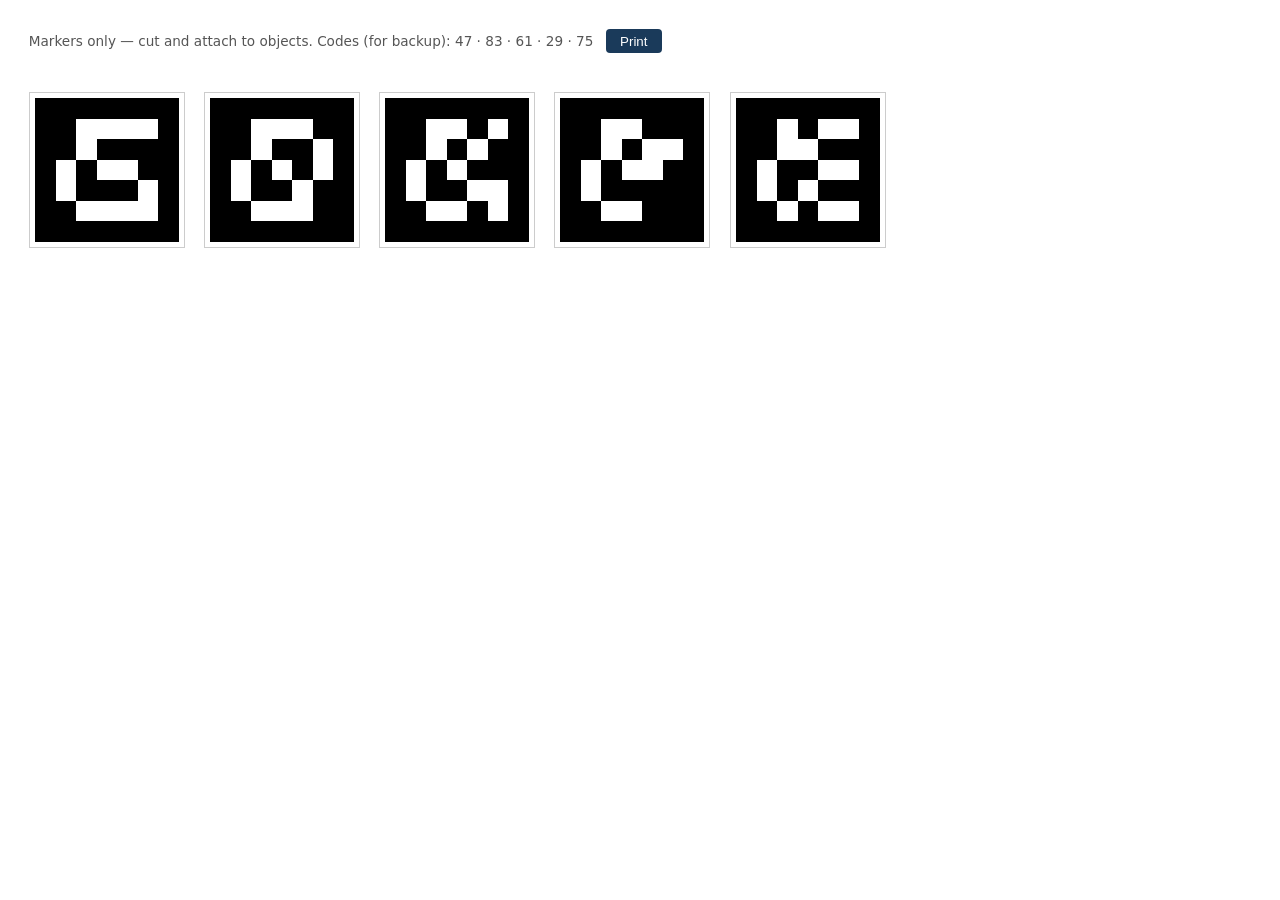
<file: Cards/2026/whale-treasure/markers.html>
<!DOCTYPE html>
<html lang="en">
<head>
  <meta charset="UTF-8" />
  <title>Whale Treasure — Markers</title>
  <style>
    * { box-sizing: border-box; margin: 0; padding: 0; }

    body {
      background: white;
      padding: 0.3in;
    }

    .no-print {
      font-family: system-ui, sans-serif;
      font-size: 0.85rem;
      color: #555;
      margin-bottom: 0.4in;
    }

    button {
      margin-left: 0.5rem;
      padding: 0.3rem 0.9rem;
      background: #1a3a5a;
      color: white;
      border: none;
      border-radius: 4px;
      cursor: pointer;
    }

    .marker-grid {
      display: flex;
      flex-wrap: wrap;
      gap: 0.2in;
    }

    .marker-card {
      border: 1px solid #ccc;
      padding: 5px;
      display: inline-flex;
      align-items: center;
      justify-content: center;
    }

    canvas {
      display: block;
      image-rendering: pixelated;
      width: 1.5in;
      height: 1.5in;
    }

    @media print {
      .no-print { display: none; }
      body { padding: 0.2in; }
    }
  </style>
</head>
<body>

  <div class="no-print">
    Markers only — cut and attach to objects.
    Codes (for backup): 47 · 83 · 61 · 29 · 75
    <button onclick="window.print()">Print</button>
  </div>

  <div class="marker-grid" id="marker-grid"></div>

  <script>
    const MARKERS = [
      { id: 0, code: 47, bits: [[1,0,0,0,0],[1,0,1,1,1],[0,1,0,0,1],[0,1,1,1,0],[1,0,0,0,0]] },
      { id: 1, code: 83, bits: [[1,0,0,0,1],[1,0,1,1,0],[0,1,0,1,0],[0,1,1,0,1],[1,0,0,0,1]] },
      { id: 2, code: 61, bits: [[1,0,0,1,0],[1,0,1,0,1],[0,1,0,1,1],[0,1,1,0,0],[1,0,0,1,0]] },
      { id: 3, code: 29, bits: [[1,0,0,1,1],[1,0,1,0,0],[0,1,0,0,1],[0,1,1,1,1],[1,0,0,1,1]] },
      { id: 4, code: 75, bits: [[1,0,1,0,0],[1,0,0,1,1],[0,1,1,0,0],[0,1,0,1,1],[1,0,1,0,0]] },
    ];

    const CELL = 20;
    const SIZE = 7 * CELL;

    MARKERS.forEach(m => {
      const card = document.createElement('div');
      card.className = 'marker-card';

      const canvas = document.createElement('canvas');
      canvas.width = SIZE;
      canvas.height = SIZE;
      const ctx = canvas.getContext('2d');

      // White background
      ctx.fillStyle = '#fff';
      ctx.fillRect(0, 0, SIZE, SIZE);

      // Black border (1 cell wide)
      ctx.fillStyle = '#000';
      ctx.fillRect(0, 0, SIZE, CELL);
      ctx.fillRect(0, SIZE - CELL, SIZE, CELL);
      ctx.fillRect(0, 0, CELL, SIZE);
      ctx.fillRect(SIZE - CELL, 0, CELL, SIZE);

      // 5×5 data bits
      for (let row = 0; row < 5; row++) {
        for (let col = 0; col < 5; col++) {
          ctx.fillStyle = m.bits[row][col] === 1 ? '#000' : '#fff';
          ctx.fillRect((col + 1) * CELL, (row + 1) * CELL, CELL, CELL);
        }
      }

      card.appendChild(canvas);
      document.getElementById('marker-grid').appendChild(card);
    });
  </script>
</body>
</html>
</file>
<file: style.css>
*, *::before, *::after {
    box-sizing: border-box;
    -webkit-tap-highlight-color: transparent;
}

html, body {
    margin: 0;
    padding: 0;
    height: 100%;
    font-family: -apple-system, BlinkMacSystemFont, "SF Pro Display", "Helvetica Neue", Arial, sans-serif;
    user-select: none;
    -webkit-user-select: none;
}

/* ── Mobile: full black screen ───────────────────────────────────── */
body {
    background: black;
}

.calc {
    background: black;
    width: 100%;
    height: 100dvh;
    display: flex;
    flex-direction: column;
    justify-content: flex-end;
}

/* ── Desktop (≥ 600px): centered card that scales with viewport ──── */
@media (min-width: 600px) {
    body {
        background: #1c1c1e;
        display: flex;
        align-items: center;
        justify-content: center;
        height: 100vh;
    }

    .calc {
        width: min(240px, 28vw);
        height: auto;
        aspect-ratio: 9 / 16;
        min-height: 0;
        border-radius: 16px;
        overflow: hidden;
        box-shadow: 0 16px 60px rgba(0,0,0,0.7);
        justify-content: flex-end;
    }

    /* Display takes up ~25% of card height */
    .display-area {
        height: 25% !important;
        min-height: 0 !important;
        flex: none !important;
        padding: 8px 16px 10px !important;
    }

    /* Grid takes the remaining ~70% */
    .grid {
        gap: clamp(6px, 1.2vw, 12px) !important;
        padding: 0 clamp(6px, 1.2vw, 12px) clamp(8px, 1.5vw, 14px) !important;
    }

    .home-indicator {
        display: none;
    }

    button {
        font-size: clamp(18px, 2.8vw, 28px) !important;
    }

    .icon-btn svg {
        width: clamp(14px, 2vw, 20px) !important;
        height: clamp(10px, 1.5vw, 15px) !important;
    }
}

/* ── Display ─────────────────────────────────────────────────────── */
.display-area {
    flex: 1;
    display: flex;
    align-items: flex-end;
    justify-content: flex-end;
    padding: 0 28px 16px;
    overflow: hidden;
    min-height: 160px;
}

.display {
    color: white;
    text-align: right;
    font-weight: 300;
    white-space: nowrap;
    line-height: 1;
    width: 100%;
    transition: font-size 0.08s ease-out;
}

/* ── Grid ────────────────────────────────────────────────────────── */
.grid {
    display: grid;
    grid-template-columns: repeat(4, 1fr);
    gap: 12px;
    padding: 0 14px 10px;
}

/* ── Buttons ─────────────────────────────────────────────────────── */
button {
    border: none;
    border-radius: 50%;
    aspect-ratio: 1;
    width: 100%;
    font-size: clamp(22px, 7vw, 36px);
    cursor: pointer;
    font-weight: 400;
    outline: none;
    display: flex;
    justify-content: center;
    align-items: center;
    transition: transform 0.1s ease, filter 0.1s ease, box-shadow 0.1s ease;
    -webkit-font-smoothing: antialiased;
}

/* Cap font size on desktop */
@media (min-width: 600px) {
    button { font-size: 22px; }
    .icon-btn svg { width: 20px; height: 15px; }
}

.gray {
    background-color: #a5a5a5;
    color: black;
}
.gray:active { filter: brightness(1.4); }

.dark {
    background-color: #333333;
    color: white;
}
.dark:active { filter: brightness(1.6); }

.orange {
    background-color: #ff9f0a;
    color: white;
}
.orange:active { filter: brightness(1.25); }

/* tap pop: quick scale up then back */
@keyframes btn-pop {
    0%   { transform: scale(1); }
    40%  { transform: scale(1.18); }
    100% { transform: scale(1); }
}

.btn-pop {
    animation: btn-pop 0.18s ease-out forwards;
}

/* AC/C button needs smaller text to fit the label */
#clear-btn {
    font-size: 0.72em;
}

/* ── Home indicator (mobile only) ────────────────────────────────── */
.home-indicator {
    width: 134px;
    height: 5px;
    background: white;
    border-radius: 3px;
    margin: 6px auto 12px;
    opacity: 0.25;
}
</file>
<file: Cards/FDC2026/style.css>
body{margin:0;overflow:hidden;background:#020617;font-family:Arial}
canvas{display:block}

#hud{position:absolute;top:15px;left:50%;transform:translateX(-50%);background:rgba(0,0,0,0.6);padding:10px 20px;border-radius:12px;border:2px solid #22c55e;color:white;font-size:18px}
#powerBar{position:absolute;bottom:60px;left:50%;transform:translateX(-50%);width:240px;height:12px;background:#1e293b;border-radius:6px;overflow:hidden}
#powerFill{height:100%;width:0%;background:#22c55e}
#retry{position:absolute;bottom:100px;left:50%;transform:translateX(-50%);padding:10px 20px;background:#f97316;color:white;border:none;border-radius:8px;display:none}
#footer{position:absolute;bottom:5px;width:100%;text-align:center;color:#9bffde;font-size:14px}

/* ✅ HAPPY MESSAGE */
#message{
  position:absolute;
  top:40%;
  width:100%;
  text-align:center;
  font-size:50px;
  font-weight:bold;
  color:#f5f5f5;
  display:none;
}
</file>
<file: Cards/2026/FDC2026/style.css>
body{margin:0;overflow:hidden;background:#020617;font-family:Arial;touch-action:none}
canvas{display:block}

#hud{position:absolute;top:15px;left:50%;transform:translateX(-50%);background:rgba(0,0,0,0.6);padding:10px 20px;border-radius:12px;border:2px solid #22c55e;color:white;font-size:18px}
#powerBar{position:absolute;bottom:80px;left:50%;transform:translateX(-50%);width:220px;height:12px;background:#1e293b;border-radius:6px;overflow:hidden}
#powerFill{height:100%;width:0%;background:#22c55e}
#retry{position:absolute;bottom:120px;left:50%;transform:translateX(-50%);padding:10px 20px;background:#f97316;color:white;border:none;border-radius:8px;display:none}
#footer{position:absolute;bottom:5px;width:100%;text-align:center;color:#003366;font-size:14px}
</file>
<file: Cards/2026/whale-treasure/style.css>
/* ═══════════════════════════════════════════════════════════
   THE WHALE'S LOST TREASURE — Styles
   Design principle: Every style choice should make the whale
   feel more real and the world feel worth exploring.
═══════════════════════════════════════════════════════════ */

*, *::before, *::after {
  box-sizing: border-box;
  margin: 0;
  padding: 0;
}

:root {
  --ocean-deep:    #0a1628;
  --ocean-mid:     #0d2b4e;
  --ocean-surface: #1a4a7a;
  --ocean-light:   #2a7ab8;
  --ocean-foam:    #a8d8f0;
  --ocean-glow:    #4ab8e8;

  --whale-blue:    #4a7fa5;
  --whale-belly:   #c8e6f5;
  --whale-dark:    #3a6f95;

  --gold:          #f0c040;
  --gold-light:    #ffe680;
  --gold-warm:     #e8a020;

  --text-light:    #e8f4ff;
  --text-dim:      #8ab8d8;

  --common:    #78b8d8;
  --rare:      #a070e8;
  --epic:      #e87830;
  --legendary: #f0c040;
  --mythical:  #e85080;

  --font-main: 'Georgia', 'Times New Roman', serif;
  --font-ui:   system-ui, -apple-system, sans-serif;

  --ease-ocean: cubic-bezier(0.37, 0, 0.63, 1);
}

html, body {
  width: 100%;
  height: 100%;
  overflow: hidden;
  background: var(--ocean-deep);
  font-family: var(--font-main);
  color: var(--text-light);
  touch-action: manipulation;
}

/* ─── SCREENS ─────────────────────────────────────────── */

.screen {
  position: fixed;
  inset: 0;
  display: flex;
  flex-direction: column;
  align-items: center;
  justify-content: center;
  opacity: 0;
  pointer-events: none;
  transition: opacity 0.8s var(--ease-ocean);
  overflow: hidden;
}

.screen.active {
  opacity: 1;
  pointer-events: all;
}

.screen.fade-out {
  opacity: 0;
  pointer-events: none;
}

/* ─── OCEAN BACKGROUND ────────────────────────────────── */

.ocean-bg {
  position: absolute;
  inset: 0;
  z-index: 0;
}

#ocean-canvas,
#ocean-canvas-hunt,
#ocean-canvas-final,
#ocean-canvas-credits {
  width: 100%;
  height: 100%;
}

.ocean-overlay {
  position: absolute;
  inset: 0;
  background: linear-gradient(
    to bottom,
    rgba(10, 22, 40, 0.3) 0%,
    rgba(10, 22, 40, 0.0) 40%,
    rgba(10, 22, 40, 0.5) 100%
  );
}

/* ─── LOADING ─────────────────────────────────────────── */

#screen-loading {
  background: var(--ocean-deep);
}

.loading-ocean {
  display: flex;
  flex-direction: column;
  align-items: center;
  justify-content: center;
  height: 100%;
  width: 100%;
  position: relative;
}

.loading-waves {
  position: absolute;
  inset: 0;
  background: radial-gradient(ellipse at 50% 70%, var(--ocean-mid) 0%, var(--ocean-deep) 70%);
  animation: loading-pulse 3s ease-in-out infinite;
}

@keyframes loading-pulse {
  0%, 100% { opacity: 0.6; }
  50%       { opacity: 1; }
}

.loading-content {
  position: relative;
  z-index: 1;
  text-align: center;
}

.loading-whale {
  font-size: 4rem;
  animation: loading-bob 2s ease-in-out infinite;
}

@keyframes loading-bob {
  0%, 100% { transform: translateY(0); }
  50%       { transform: translateY(-12px); }
}

.loading-text {
  margin-top: 1.5rem;
  font-size: 1.1rem;
  color: var(--text-dim);
  letter-spacing: 0.08em;
  animation: loading-pulse 3s ease-in-out infinite;
}

/* Image whale — two stacked layers for smooth crossfade between expressions */
.whale-img-wrap {
  position: relative;
  width: 100%;
  filter: drop-shadow(0 8px 24px rgba(74, 184, 232, 0.3));
}

.whale-img {
  width: 100%;
  height: auto;
  display: block;
  transition: opacity 0.5s ease;
}

.whale-img-back {
  position: relative;
  opacity: 1;
}

.whale-img-front {
  position: absolute;
  inset: 0;
  width: 100%;
  height: 100%;
  object-fit: contain;
  opacity: 1;
}

/* ─── WHALE ───────────────────────────────────────────── */

.whale-container {
  position: absolute;
  z-index: 10;
  pointer-events: none;
}

.whale-opening {
  /* Positioned by JS during opening sequence */
}

#whale-opening {
  bottom: 30%;
  left: 50%;
  transform: translateX(-50%);
  width: min(320px, 70vw);
  animation: whale-float 4s ease-in-out infinite;
}

.whale-hunt {
  bottom: 38%;
  right: 5%;
  width: min(180px, 35vw);
  animation: whale-float 4s ease-in-out infinite;
}

.whale-art {
  position: relative;
}

.whale-art svg {
  width: 100%;
  height: auto;
  filter: drop-shadow(0 8px 24px rgba(74, 184, 232, 0.3));
  transition: filter 0.5s ease;
}

.whale-art svg.happy {
  filter: drop-shadow(0 8px 32px rgba(74, 184, 232, 0.6));
}

.whale-art svg.wise {
  filter: drop-shadow(0 8px 24px rgba(160, 112, 232, 0.4));
}

@keyframes whale-float {
  0%, 100% { transform: translateY(0) rotate(-1deg); }
  50%       { transform: translateY(-10px) rotate(1deg); }
}

/* Spout */
.whale-spout {
  position: absolute;
  top: -30px;
  left: 38%;
  width: 24px;
  height: 40px;
  pointer-events: none;
  opacity: 0;
  transition: opacity 0.3s;
}

.whale-spout.active {
  opacity: 1;
  animation: spout-shoot 1.2s ease-out forwards;
}

@keyframes spout-shoot {
  0%   { transform: scaleY(0) scaleX(0.5); opacity: 0.9; }
  40%  { transform: scaleY(1.2) scaleX(1);  opacity: 0.8; }
  100% { transform: scaleY(1.5) scaleX(0.3); opacity: 0; }
}

.whale-spout::before {
  content: '';
  position: absolute;
  inset: 0;
  background: linear-gradient(to top, var(--ocean-foam), transparent);
  border-radius: 50% 50% 0 0;
  clip-path: polygon(30% 100%, 70% 100%, 85% 60%, 100% 0%, 50% 20%, 0 0%, 15% 60%);
}

/* ─── DIALOGUE BOX ────────────────────────────────────── */

.dialogue-box {
  position: absolute;
  bottom: 12%;
  left: 50%;
  transform: translateX(-50%);
  width: min(500px, 88vw);
  background: rgba(10, 22, 40, 0.82);
  border: 1px solid rgba(74, 184, 232, 0.25);
  border-radius: 16px;
  padding: 1.4rem 1.8rem;
  backdrop-filter: blur(12px);
  z-index: 20;
  min-height: 80px;
  display: flex;
  align-items: center;
  justify-content: space-between;
  gap: 1rem;
  box-shadow: 0 4px 32px rgba(0, 0, 0, 0.4), inset 0 1px 0 rgba(255,255,255,0.05);
}

.hunt-dialogue {
  bottom: auto;
  top: 12%;
  left: 50%;
  transform: translateX(-50%);
  width: min(440px, 88vw);
}

.dialogue-text {
  font-size: clamp(1rem, 2.5vw, 1.15rem);
  line-height: 1.6;
  color: var(--text-light);
  flex: 1;
  letter-spacing: 0.01em;
}

.dialogue-next {
  background: rgba(74, 184, 232, 0.15);
  border: 1px solid rgba(74, 184, 232, 0.4);
  color: var(--ocean-glow);
  width: 36px;
  height: 36px;
  border-radius: 50%;
  cursor: pointer;
  font-size: 1.1rem;
  flex-shrink: 0;
  transition: background 0.2s, transform 0.15s;
  display: flex;
  align-items: center;
  justify-content: center;
}

.dialogue-next:hover {
  background: rgba(74, 184, 232, 0.3);
  transform: scale(1.08);
}

.dialogue-next:active {
  transform: scale(0.95);
}

/* Typing cursor */
.dialogue-text::after {
  content: '▋';
  animation: cursor-blink 1s step-end infinite;
  opacity: 0;
}

.dialogue-text.typing::after {
  opacity: 1;
}

@keyframes cursor-blink {
  0%, 100% { opacity: 1; }
  50%       { opacity: 0; }
}

/* ─── BEGIN BUTTON ────────────────────────────────────── */

.begin-btn {
  position: absolute;
  bottom: 5%;
  left: 50%;
  transform: translateX(-50%);
  background: linear-gradient(135deg, var(--ocean-surface), var(--ocean-light));
  border: 1px solid rgba(74, 184, 232, 0.5);
  color: var(--text-light);
  font-family: var(--font-main);
  font-size: 1.1rem;
  letter-spacing: 0.1em;
  padding: 0.9rem 2.5rem;
  border-radius: 50px;
  cursor: pointer;
  z-index: 20;
  transition: all 0.3s ease;
  box-shadow: 0 4px 20px rgba(74, 184, 232, 0.2);
}

.begin-btn:hover {
  background: linear-gradient(135deg, var(--ocean-light), var(--ocean-glow));
  box-shadow: 0 6px 28px rgba(74, 184, 232, 0.4);
  transform: translateX(-50%) translateY(-2px);
}

/* Memory found panel — replaces clue content after scanning */
.memory-found-panel {
  flex-direction: column;
  align-items: center;
  gap: 0.4rem;
  padding: 0.5rem 0;
  text-align: center;
}

.mf-number {
  font-size: 0.65rem;
  letter-spacing: 0.2em;
  text-transform: uppercase;
  color: var(--text-dim);
}

.mf-icon {
  font-size: 2.8rem;
  line-height: 1;
  filter: drop-shadow(0 0 12px currentColor);
}

.mf-name {
  font-size: 1.4rem;
  color: var(--text-light);
  letter-spacing: 0.05em;
}

.mf-meta {
  display: flex;
  align-items: center;
  gap: 0.5rem;
  font-size: 0.8rem;
}

.mf-rarity {
  color: var(--common);
  letter-spacing: 0.15em;
  text-transform: uppercase;
}

.mf-rarity[data-rarity="rare"]      { color: var(--rare); }
.mf-rarity[data-rarity="epic"]      { color: var(--epic); }
.mf-rarity[data-rarity="legendary"] { color: var(--legendary); }
.mf-rarity[data-rarity="mythical"]  { color: var(--mythical); }

.mf-dot { color: var(--text-dim); }

.mf-object {
  color: var(--text-dim);
  font-style: italic;
}

/* ─── HUNT SCREEN ─────────────────────────────────────── */

.hunt-ocean {
  background: linear-gradient(to bottom, var(--ocean-deep), var(--ocean-mid));
}

/* Memory progress orbs */
.memory-progress {
  position: absolute;
  top: 5%;
  left: 50%;
  transform: translateX(-50%);
  z-index: 20;
  text-align: center;
}

.progress-label {
  font-size: 0.7rem;
  letter-spacing: 0.15em;
  color: var(--text-dim);
  text-transform: uppercase;
  margin-bottom: 0.5rem;
}

.memory-orbs {
  display: flex;
  gap: 0.6rem;
  justify-content: center;
}

.orb {
  width: 14px;
  height: 14px;
  border-radius: 50%;
  border: 1.5px solid rgba(74, 184, 232, 0.3);
  background: transparent;
  transition: all 0.5s ease;
}

.orb.found {
  background: var(--ocean-glow);
  border-color: var(--ocean-glow);
  box-shadow: 0 0 10px var(--ocean-glow);
}

.orb.found[data-rarity="rare"] {
  background: var(--rare);
  border-color: var(--rare);
  box-shadow: 0 0 10px var(--rare);
}

.orb.found[data-rarity="epic"] {
  background: var(--epic);
  border-color: var(--epic);
  box-shadow: 0 0 10px var(--epic);
}

.orb.found[data-rarity="legendary"] {
  background: var(--legendary);
  border-color: var(--legendary);
  box-shadow: 0 0 10px var(--legendary);
}

.orb.found[data-rarity="mythical"] {
  background: var(--mythical);
  border-color: var(--mythical);
  box-shadow: 0 0 10px var(--mythical);
}

/* Clue card */
.clue-card {
  position: absolute;
  bottom: 10%;
  left: 50%;
  transform: translateX(-50%);
  width: min(400px, 88vw);
  background: rgba(10, 22, 40, 0.88);
  border: 1px solid rgba(74, 184, 232, 0.2);
  border-radius: 16px;
  padding: 1.5rem;
  z-index: 20;
  backdrop-filter: blur(12px);
  box-shadow: 0 4px 32px rgba(0, 0, 0, 0.5);
  transition: border-color 0.5s ease;
}

.clue-card[data-rarity="rare"]      { border-color: rgba(160, 112, 232, 0.4); }
.clue-card[data-rarity="epic"]      { border-color: rgba(232, 120, 48, 0.4); }
.clue-card[data-rarity="legendary"] { border-color: rgba(240, 192, 64, 0.4); }
.clue-card[data-rarity="mythical"]  { border-color: rgba(232, 80, 128, 0.4); }

.clue-rarity {
  font-size: 0.65rem;
  letter-spacing: 0.2em;
  text-transform: uppercase;
  color: var(--common);
  margin-bottom: 0.4rem;
  transition: color 0.5s;
}

.clue-rarity[data-rarity="rare"]      { color: var(--rare); }
.clue-rarity[data-rarity="epic"]      { color: var(--epic); }
.clue-rarity[data-rarity="legendary"] { color: var(--legendary); }
.clue-rarity[data-rarity="mythical"]  { color: var(--mythical); }

.clue-title {
  font-size: 1.3rem;
  font-weight: bold;
  color: var(--text-light);
  margin-bottom: 0.6rem;
}

.clue-text {
  font-size: 0.95rem;
  color: var(--text-dim);
  line-height: 1.6;
  margin-bottom: 1.2rem;
}

.scan-btn {
  width: 100%;
  padding: 0.85rem;
  background: linear-gradient(135deg, rgba(74, 184, 232, 0.15), rgba(74, 184, 232, 0.05));
  border: 1px solid rgba(74, 184, 232, 0.4);
  border-radius: 10px;
  color: var(--ocean-glow);
  font-family: var(--font-main);
  font-size: 1rem;
  cursor: pointer;
  transition: all 0.25s ease;
  display: flex;
  align-items: center;
  justify-content: center;
  gap: 0.6rem;
  letter-spacing: 0.05em;
}

.scan-btn:hover {
  background: rgba(74, 184, 232, 0.25);
  box-shadow: 0 0 20px rgba(74, 184, 232, 0.2);
}

.scan-icon {
  font-size: 1.2rem;
}

/* ─── SCANNER ─────────────────────────────────────────── */

#screen-scanner {
  background: #000;
}

.scanner-wrap {
  position: relative;
  width: 100%;
  height: 100%;
  display: flex;
  align-items: center;
  justify-content: center;
}

#camera-feed {
  position: absolute;
  inset: 0;
  width: 100%;
  height: 100%;
  object-fit: cover;
}

#ar-canvas {
  position: absolute;
  inset: 0;
  width: 100%;
  height: 100%;
  opacity: 0;          /* processing canvas — hidden */
}

.scanner-frame {
  position: absolute;
  width: min(260px, 70vw);
  height: min(260px, 70vw);
  z-index: 10;
}

.corner {
  position: absolute;
  width: 28px;
  height: 28px;
  border-color: var(--ocean-glow);
  border-style: solid;
}

.corner.tl { top: 0; left: 0;  border-width: 3px 0 0 3px; border-radius: 4px 0 0 0; }
.corner.tr { top: 0; right: 0; border-width: 3px 3px 0 0; border-radius: 0 4px 0 0; }
.corner.bl { bottom: 0; left: 0;  border-width: 0 0 3px 3px; border-radius: 0 0 0 4px; }
.corner.br { bottom: 0; right: 0; border-width: 0 3px 3px 0; border-radius: 0 0 4px 0; }

.scanner-sweep {
  position: absolute;
  top: 0; left: 0; right: 0;
  height: 2px;
  background: linear-gradient(to right, transparent, var(--ocean-glow), transparent);
  animation: sweep 2.5s ease-in-out infinite;
  box-shadow: 0 0 8px var(--ocean-glow);
}

@keyframes sweep {
  0%   { top: 0%; opacity: 0.8; }
  50%  { top: 95%; opacity: 0.8; }
  100% { top: 0%; opacity: 0.8; }
}

.scanner-hint {
  position: absolute;
  bottom: 20%;
  left: 50%;
  transform: translateX(-50%);
  color: rgba(255,255,255,0.7);
  font-size: 0.9rem;
  letter-spacing: 0.05em;
  text-align: center;
  z-index: 10;
}

.scanner-close {
  position: absolute;
  top: 5%;
  right: 5%;
  width: 44px;
  height: 44px;
  background: rgba(0,0,0,0.5);
  border: 1px solid rgba(255,255,255,0.3);
  border-radius: 50%;
  color: white;
  font-size: 1rem;
  cursor: pointer;
  z-index: 20;
  transition: background 0.2s;
}

.scanner-close:hover {
  background: rgba(255,255,255,0.15);
}

/* ─── MEMORY UNLOCK ───────────────────────────────────── */

#screen-memory {
  background: radial-gradient(ellipse at 50% 50%, var(--ocean-mid), var(--ocean-deep));
}

.memory-reveal {
  display: flex;
  flex-direction: column;
  align-items: center;
  justify-content: center;
  gap: 1.5rem;
  padding: 2rem;
  position: relative;
  z-index: 10;
}

.memory-glow {
  position: absolute;
  width: 300px;
  height: 300px;
  border-radius: 50%;
  background: radial-gradient(circle, rgba(74,184,232,0.15) 0%, transparent 70%);
  pointer-events: none;
  animation: memory-pulse 2s ease-in-out infinite;
}

@keyframes memory-pulse {
  0%, 100% { transform: scale(1);   opacity: 0.6; }
  50%       { transform: scale(1.2); opacity: 1; }
}

.memory-badge {
  display: flex;
  flex-direction: column;
  align-items: center;
  gap: 0.5rem;
  animation: badge-appear 0.8s cubic-bezier(0.34, 1.56, 0.64, 1) forwards;
}

@keyframes badge-appear {
  from { transform: scale(0.5); opacity: 0; }
  to   { transform: scale(1);   opacity: 1; }
}

.badge-rarity {
  font-size: 0.65rem;
  letter-spacing: 0.25em;
  text-transform: uppercase;
  color: var(--common);
}

.badge-icon {
  font-size: 4rem;
  line-height: 1;
  filter: drop-shadow(0 0 20px currentColor);
}

.badge-name {
  font-size: 1.6rem;
  font-weight: bold;
  color: var(--text-light);
  text-align: center;
}

/* rarity theming on memory screen */
#screen-memory[data-rarity="common"]    { --glow: var(--common); }
#screen-memory[data-rarity="rare"]      { --glow: var(--rare); }
#screen-memory[data-rarity="epic"]      { --glow: var(--epic); }
#screen-memory[data-rarity="legendary"] { --glow: var(--legendary); }
#screen-memory[data-rarity="mythical"]  { --glow: var(--mythical); }

#screen-memory[data-rarity="rare"]      .badge-rarity { color: var(--rare); }
#screen-memory[data-rarity="epic"]      .badge-rarity { color: var(--epic); }
#screen-memory[data-rarity="legendary"] .badge-rarity { color: var(--legendary); }
#screen-memory[data-rarity="mythical"]  .badge-rarity { color: var(--mythical); }

#screen-memory[data-rarity="rare"]      .memory-glow  { background: radial-gradient(circle, rgba(160,112,232,0.15) 0%, transparent 70%); }
#screen-memory[data-rarity="epic"]      .memory-glow  { background: radial-gradient(circle, rgba(232,120,48,0.15) 0%, transparent 70%); }
#screen-memory[data-rarity="legendary"] .memory-glow  { background: radial-gradient(circle, rgba(240,192,64,0.15) 0%, transparent 70%); }
#screen-memory[data-rarity="mythical"]  .memory-glow  { background: radial-gradient(circle, rgba(232,80,128,0.15) 0%, transparent 70%); }

.memory-description {
  font-size: 1rem;
  color: var(--text-dim);
  text-align: center;
  max-width: 340px;
  line-height: 1.7;
  font-style: italic;
}

.memory-continue {
  margin-top: 0.5rem;
  padding: 0.7rem 2.5rem;
  background: rgba(74, 184, 232, 0.1);
  border: 1px solid rgba(74, 184, 232, 0.3);
  border-radius: 50px;
  color: var(--ocean-glow);
  font-family: var(--font-main);
  font-size: 0.95rem;
  cursor: pointer;
  letter-spacing: 0.08em;
  transition: all 0.25s;
}

.memory-continue:hover {
  background: rgba(74, 184, 232, 0.2);
}

/* ─── FINAL SCREEN ────────────────────────────────────── */

#screen-final {
  background: var(--ocean-deep);
}

.final-ocean {
  background: linear-gradient(to bottom, #061020, #0d2b4e);
}

#confetti-canvas {
  position: absolute;
  inset: 0;
  width: 100%;
  height: 100%;
  pointer-events: none;
  z-index: 30;
}

.whale-final {
  bottom: 42%;
  left: 50%;
  transform: translateX(-50%);
  width: min(260px, 55vw);
  z-index: 15;
  animation: whale-float 4s ease-in-out infinite;
}

.final-whale-art svg {
  filter: drop-shadow(0 8px 40px rgba(74, 184, 232, 0.5));
}

/* Treasure chest */
.chest-container {
  position: absolute;
  bottom: 8%;
  left: 50%;
  transform: translateX(-50%);
  z-index: 15;
  opacity: 0;
  transition: opacity 1s ease;
}

.chest-container.visible {
  opacity: 1;
}

.chest {
  position: relative;
  width: 100px;
  height: 80px;
  cursor: pointer;
}

.chest-lid {
  position: absolute;
  top: 0; left: 0;
  width: 100%;
  height: 40px;
  background: linear-gradient(135deg, #8B5E3C, #6B3F1F);
  border-radius: 8px 8px 0 0;
  border: 2px solid #3d1f0a;
  transform-origin: bottom center;
  transition: transform 1.5s cubic-bezier(0.34, 1.56, 0.64, 1);
}

.chest-lid.open {
  transform: rotateX(-120deg);
}

.chest-body {
  position: absolute;
  bottom: 0; left: 0;
  width: 100%;
  height: 44px;
  background: linear-gradient(135deg, #6B3F1F, #4a2510);
  border-radius: 0 0 8px 8px;
  border: 2px solid #3d1f0a;
  border-top: none;
  display: flex;
  align-items: center;
  justify-content: center;
}

.chest-latch {
  width: 18px;
  height: 14px;
  background: var(--gold-warm);
  border-radius: 3px;
  border: 2px solid var(--gold);
}

.chest-light {
  position: absolute;
  top: 0; left: 50%;
  transform: translateX(-50%);
  width: 80px;
  height: 0;
  background: radial-gradient(ellipse, rgba(255, 215, 0, 0.9), transparent 70%);
  border-radius: 50%;
  transition: height 1.5s ease, opacity 1s ease;
  opacity: 0;
  pointer-events: none;
}

.chest-light.open {
  height: 200px;
  opacity: 1;
  animation: light-pulse 2s ease-in-out infinite;
}

@keyframes light-pulse {
  0%, 100% { opacity: 0.8; height: 200px; }
  50%       { opacity: 1;   height: 240px; }
}

.final-dialogue {
  position: absolute;
  top: 8%;
  left: 50%;
  transform: translateX(-50%);
  width: min(500px, 88vw);
  background: rgba(10, 22, 40, 0.82);
  border: 1px solid rgba(74, 184, 232, 0.25);
  border-radius: 16px;
  padding: 1.4rem 1.8rem;
  backdrop-filter: blur(12px);
  z-index: 25;
  display: flex;
  align-items: center;
  justify-content: space-between;
  gap: 1rem;
  box-shadow: 0 4px 32px rgba(0,0,0,0.4), inset 0 1px 0 rgba(255,255,255,0.05);
}

.final-dialogue .dialogue-text {
  font-size: clamp(1rem, 2.5vw, 1.15rem);
  color: var(--text-light);
  line-height: 1.6;
  flex: 1;
  letter-spacing: 0.01em;
  font-style: normal;
  text-shadow: none;
}

.final-dialogue .dialogue-next {
  background: rgba(74, 184, 232, 0.15);
  border: 1px solid rgba(74, 184, 232, 0.4);
  color: var(--ocean-glow);
  width: 36px;
  height: 36px;
  border-radius: 50%;
  cursor: pointer;
  font-size: 1.1rem;
  flex-shrink: 0;
  transition: background 0.2s, transform 0.15s;
  display: flex;
  align-items: center;
  justify-content: center;
}

/* Photo gallery */
.photo-gallery {
  position: absolute;
  inset: 0;
  z-index: 20;
  background: rgba(6, 16, 32, 0.9);
  backdrop-filter: blur(8px);
  display: flex;
  align-items: center;
  justify-content: center;
  padding: 2rem;
}

.gallery-inner {
  display: flex;
  gap: 1rem;
  flex-wrap: wrap;
  justify-content: center;
  max-width: 600px;
}

.photo-frame {
  width: 140px;
  height: 140px;
  border-radius: 12px;
  border: 2px solid rgba(240, 192, 64, 0.4);
  overflow: hidden;
  animation: photo-appear 0.6s cubic-bezier(0.34, 1.56, 0.64, 1) forwards;
  box-shadow: 0 4px 20px rgba(0,0,0,0.4), 0 0 20px rgba(240,192,64,0.15);
}

.photo-frame img {
  width: 100%;
  height: 100%;
  object-fit: cover;
}

.photo-frame.placeholder {
  background: linear-gradient(135deg, var(--ocean-mid), var(--ocean-surface));
  display: flex;
  align-items: center;
  justify-content: center;
  font-size: 2rem;
}

@keyframes photo-appear {
  from { transform: scale(0.6) rotate(-5deg); opacity: 0; }
  to   { transform: scale(1) rotate(0deg);   opacity: 1; }
}

/* Discovery card */
.discovery-card {
  position: absolute;
  inset: 0;
  z-index: 35;
  background: linear-gradient(to bottom, rgba(6,16,32,0.97), rgba(10,22,40,0.97));
  display: flex;
  flex-direction: column;
  align-items: center;
  justify-content: center;
  padding: 2.5rem 2rem;
  text-align: center;
  gap: 1rem;
  overflow-y: auto;
}

.discovery-rarity {
  font-size: 0.65rem;
  letter-spacing: 0.3em;
  text-transform: uppercase;
  color: var(--mythical);
  animation: discovery-glow 2s ease-in-out infinite;
}

@keyframes discovery-glow {
  0%, 100% { text-shadow: 0 0 10px var(--mythical); }
  50%       { text-shadow: 0 0 30px var(--mythical), 0 0 60px var(--mythical); }
}

.discovery-title {
  font-size: clamp(2.5rem, 10vw, 4.5rem);
  font-weight: bold;
  color: var(--gold-light);
  letter-spacing: 0.2em;
  text-shadow: 0 0 40px rgba(240,192,64,0.6);
}

.discovery-desc {
  max-width: 360px;
}

.discovery-desc p {
  font-size: 1rem;
  color: var(--text-dim);
  line-height: 1.9;
  font-style: italic;
}

.discovery-message {
  margin-top: 0.5rem;
  font-size: 1.1rem;
  color: var(--text-light);
  max-width: 380px;
  line-height: 1.7;
  font-style: italic;
  padding: 1.2rem;
  border-top: 1px solid rgba(74,184,232,0.2);
  border-bottom: 1px solid rgba(74,184,232,0.2);
}

.credits-btn {
  margin-top: 0.5rem;
  background: transparent;
  border: 1px solid rgba(240,192,64,0.3);
  color: var(--gold);
  font-size: 1.5rem;
  width: 50px;
  height: 50px;
  border-radius: 50%;
  cursor: pointer;
  transition: all 0.3s;
}

.credits-btn:hover {
  background: rgba(240,192,64,0.1);
  box-shadow: 0 0 20px rgba(240,192,64,0.3);
}

/* ─── CREDITS ─────────────────────────────────────────── */

#screen-credits {
  background: var(--ocean-deep);
}

.credits-ocean {
  position: absolute;
  inset: 0;
}

.credits-content {
  position: relative;
  z-index: 10;
  display: flex;
  flex-direction: column;
  align-items: center;
  gap: 0.6rem;
  text-align: center;
  padding: 2rem;
  animation: credits-rise 1.5s ease forwards;
}

.album-btn {
  margin-top: 0.4rem;
  padding: 0.7rem 2rem;
  background: rgba(74,184,232,0.1);
  border: 1px solid rgba(74,184,232,0.3);
  border-radius: 50px;
  color: var(--ocean-glow);
  font-family: var(--font-main);
  font-size: 0.95rem;
  cursor: pointer;
  letter-spacing: 0.05em;
  transition: all 0.25s;
  width: min(220px, 80vw);
}

.album-btn:hover {
  background: rgba(74,184,232,0.2);
}

@keyframes credits-rise {
  from { opacity: 0; transform: translateY(30px); }
  to   { opacity: 1; transform: translateY(0); }
}

.credits-title {
  font-size: clamp(1.2rem, 4vw, 1.8rem);
  color: var(--text-dim);
  letter-spacing: 0.1em;
  margin-bottom: 1.5rem;
}

.credits-for,
.credits-by {
  font-size: 0.75rem;
  letter-spacing: 0.2em;
  text-transform: uppercase;
  color: var(--text-dim);
}

.credits-name {
  font-size: clamp(2rem, 8vw, 3.5rem);
  color: var(--gold-light);
  text-shadow: 0 0 30px rgba(240,192,64,0.5);
  margin-bottom: 1.5rem;
}

.credits-creator {
  font-size: clamp(1.5rem, 5vw, 2.2rem);
  color: var(--text-light);
}

.credits-age {
  font-size: 1rem;
  color: var(--text-dim);
  margin-bottom: 1.5rem;
}

.credits-whale {
  font-size: 3.5rem;
  animation: loading-bob 3s ease-in-out infinite;
  margin-bottom: 1rem;
}

.album-btn {
  margin-top: 1rem;
  padding: 0.7rem 2rem;
  background: rgba(74,184,232,0.1);
  border: 1px solid rgba(74,184,232,0.3);
  border-radius: 50px;
  color: var(--ocean-glow);
  font-family: var(--font-main);
  font-size: 0.95rem;
  cursor: pointer;
  letter-spacing: 0.05em;
  transition: all 0.25s;
}

.album-btn:hover {
  background: rgba(74,184,232,0.2);
}

/* ─── ALBUM SCREEN ────────────────────────────────────── */

#screen-album {
  background: var(--ocean-deep);
  flex-direction: column;
  justify-content: flex-start;
  overflow-y: auto;
  padding: 1.5rem;
}

.album-header {
  width: 100%;
  max-width: 600px;
  display: flex;
  align-items: center;
  gap: 1rem;
  margin-bottom: 1.5rem;
  padding-top: 1rem;
}

.album-back {
  background: transparent;
  border: none;
  color: var(--text-dim);
  font-size: 0.9rem;
  cursor: pointer;
  padding: 0.4rem 0.8rem;
  border-radius: 6px;
  transition: color 0.2s;
}

.album-back:hover {
  color: var(--text-light);
}

.album-title {
  font-size: 1.4rem;
  color: var(--text-light);
  font-weight: normal;
  letter-spacing: 0.05em;
}

.album-grid {
  width: 100%;
  max-width: 600px;
  display: grid;
  grid-template-columns: repeat(auto-fill, minmax(160px, 1fr));
  gap: 1rem;
}

.album-card-mom {
  grid-column: 1 / -1;   /* spans full width */
  background: rgba(232, 80, 128, 0.06);
  border-color: rgba(232, 80, 128, 0.25);
  flex-direction: row;
  align-items: center;
  gap: 1rem;
  text-align: left;
  cursor: pointer;
}

.album-card-mom:hover {
  background: rgba(232, 80, 128, 0.12);
}

.album-card-mom .album-card-icon {
  font-size: 2.8rem;
  flex-shrink: 0;
  margin-bottom: 0;
}

.album-card-mom .album-card-name {
  font-size: 1.3rem;
}

.album-card {
  background: rgba(255,255,255,0.04);
  border: 1px solid rgba(74,184,232,0.15);
  border-radius: 12px;
  padding: 1.2rem;
  text-align: center;
  cursor: pointer;
  transition: all 0.25s;
}

.album-card:hover {
  background: rgba(255,255,255,0.08);
  transform: translateY(-2px);
}

.album-card-icon {
  font-size: 2.2rem;
  margin-bottom: 0.5rem;
}

.album-card-rarity {
  font-size: 0.6rem;
  letter-spacing: 0.2em;
  text-transform: uppercase;
  color: var(--common);
  margin-bottom: 0.3rem;
}

.album-card-name {
  font-size: 1rem;
  color: var(--text-light);
}

.album-card-quote {
  font-size: 0.8rem;
  color: var(--text-dim);
  font-style: italic;
  line-height: 1.5;
  margin-top: 0.5rem;
}

.album-footer {
  width: 100%;
  max-width: 600px;
  display: flex;
  justify-content: center;
  padding: 1.5rem 0 2rem;
}

.restart-btn {
  padding: 0.7rem 2rem;
  background: transparent;
  border: 1px solid rgba(255,255,255,0.15);
  border-radius: 50px;
  color: var(--text-dim);
  font-family: var(--font-main);
  font-size: 0.9rem;
  cursor: pointer;
  transition: all 0.25s;
}

.restart-btn:hover {
  color: var(--text-light);
  border-color: rgba(255,255,255,0.3);
}

/* ─── WORLD EVOLUTION ─────────────────────────────────── */
/* As memories are found, the body gains data-progress attribute
   which shifts the world color and warmth */

body[data-progress="1"] {
  --ocean-deep:    #0b1830;
  --ocean-mid:     #102c50;
}

body[data-progress="2"] {
  --ocean-deep:    #0c1f3a;
  --ocean-mid:     #123258;
}

body[data-progress="3"] {
  --ocean-deep:    #0e243f;
  --ocean-mid:     #163a60;
}

body[data-progress="4"] {
  --ocean-deep:    #10253a;
  --ocean-mid:     #1a3f5a;
  --ocean-surface: #2a5a7a;
}

body[data-progress="5"] {
  --ocean-deep:    #0f2030;
  --ocean-mid:     #1a3a50;
  --ocean-surface: #2a5560;
  --ocean-glow:    #60c8e8;
}

/* ─── UTILITY ─────────────────────────────────────────── */

.visually-hidden {
  position: absolute;
  width: 1px;
  height: 1px;
  overflow: hidden;
  clip: rect(0,0,0,0);
}

/* Prevent text selection on interactive elements */
button {
  user-select: none;
  -webkit-tap-highlight-color: transparent;
}

/* Scrollbar (album screen) */
#screen-album::-webkit-scrollbar { width: 4px; }
#screen-album::-webkit-scrollbar-track { background: transparent; }
#screen-album::-webkit-scrollbar-thumb { background: rgba(74,184,232,0.2); border-radius: 4px; }
</file>
